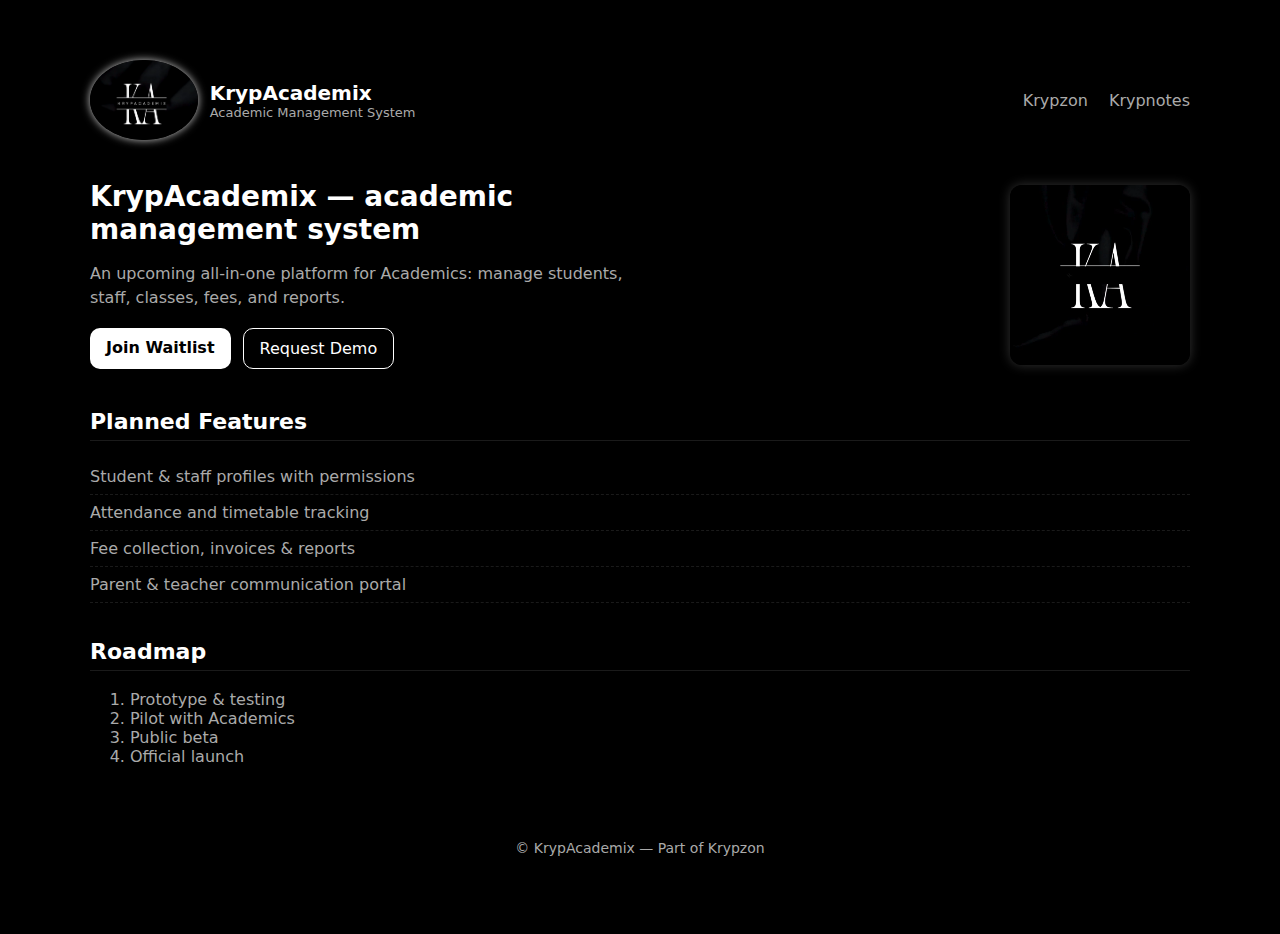
<file: krypAcademix/index.html>
<!doctype html>
<html lang="en">

<head>
  <meta charset="utf-8" />
  <meta name="viewport" content="width=device-width,initial-scale=1" />
  <title>KrypAcademix — Academic Management System</title>
  <meta name="description"
        content="KrypAcademix is a Academic management system in development: attendance, fees, communication, reports." />
  <link rel="stylesheet" href="style.css">
</head>

<body>
<div class="wrap">
  <header>
    <div class="brand">
      <div class="logo">
        <a href="index.html">
          <img src="images/logo_krypAcademix.png" alt="krypAcademix Logo" />
        </a>
      </div>
      <div>
        <div class="brand-name">KrypAcademix</div>
        <div class="tagline">Academic Management System</div>
      </div>
    </div>
    <nav>
      <a href="../index.html">Krypzon</a>
      <a href="../krypnotes/index.html">Krypnotes</a>
    </nav>
  </header>

  <main>
    <section class="hero">
      <div class="hero-text">
        <h1>KrypAcademix — academic management system</h1>
        <p class="lead">An upcoming all-in-one platform for Academics: manage students, staff, classes, fees, and
          reports.</p>
        <div class="cta">
          <a class="btn" href="mailto:krypzonindia@gmail.com?subject=KrypAcademix%20interest">Join Waitlist</a>
          <a class="btn-ghost" href="#">Request Demo</a>
        </div>
      </div>

      <!-- Right side: video -->
      <div class="hero-video">
        <video autoplay muted loop playsinline>
          <source src="videos/splash_krypAcademix.mp4" type="video/mp4" />
          Your browser does not support the video tag.
        </video>
      </div>
    </section>

    <section>
      <h2>Planned Features</h2>
      <ul class="features">
        <li>Student & staff profiles with permissions</li>
        <li>Attendance and timetable tracking</li>
        <li>Fee collection, invoices & reports</li>
        <li>Parent & teacher communication portal</li>
      </ul>
    </section>

    <section>
      <h2>Roadmap</h2>
      <ol>
        <li>Prototype & testing</li>
        <li>Pilot with Academics</li>
        <li>Public beta</li>
        <li>Official launch</li>
      </ol>
    </section>
  </main>

  <footer>
    <div>© KrypAcademix — Part of Krypzon</div>
  </footer>
</div>
</body>

</html>
</file>
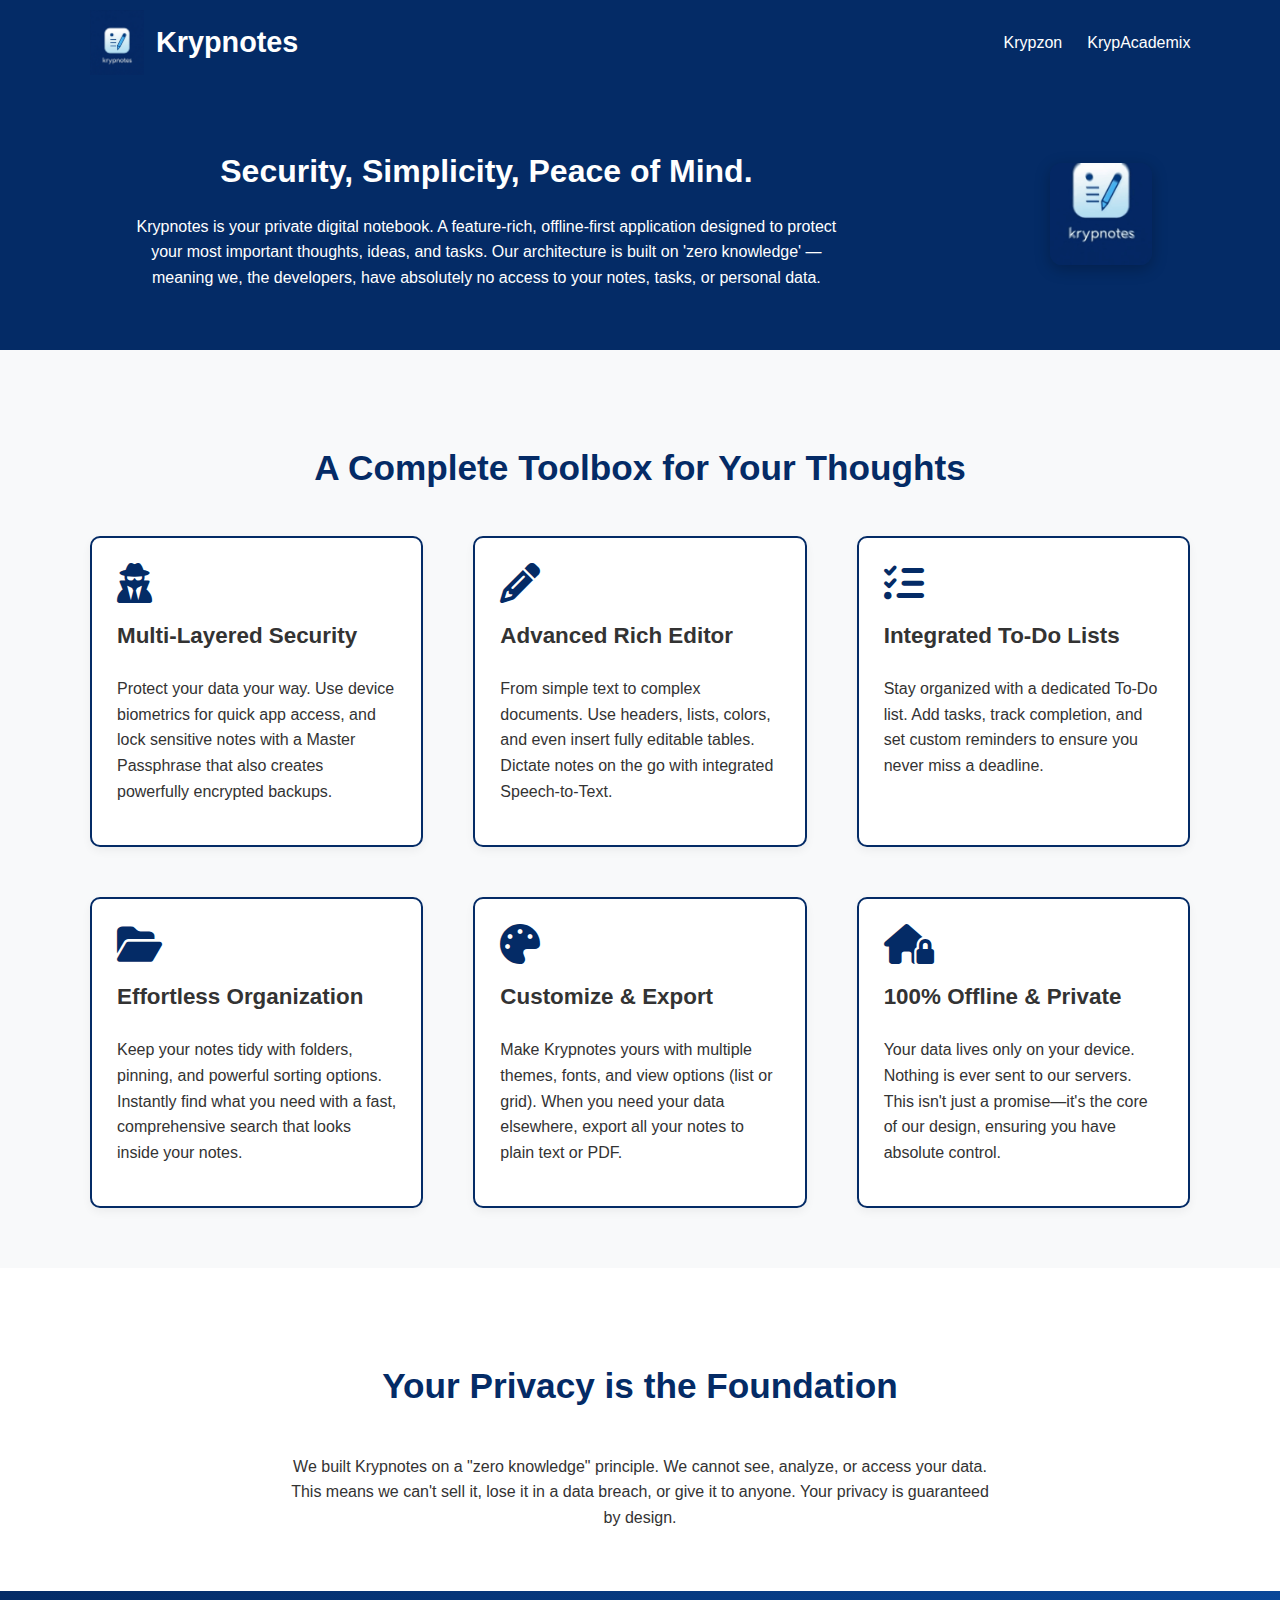
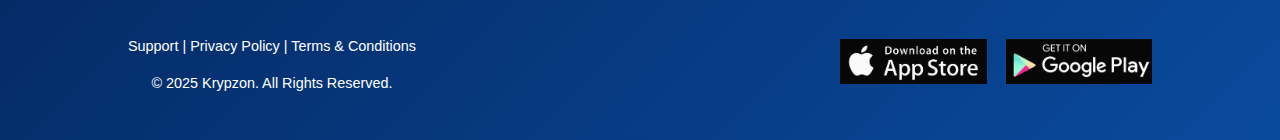
<file: krypnotes/index.html>
<!DOCTYPE html>
<html lang="en">
<head>
  <meta charset="UTF-8" />
  <meta name="viewport" content="width=device-width, initial-scale=1.0"/>
  <meta name="description" content="Krypnotes with your privacy as its highest priority.">
  <title>Krypnotes - Secure Notes & Tasks</title>
  <link rel="stylesheet" href="style.css">
  <link rel="stylesheet" href="https://cdnjs.cloudflare.com/ajax/libs/font-awesome/6.4.0/css/all.min.css">
</head>
<body>

<!-- NAVBAR -->
<nav>
  <div class="brand">
    <img src="images/logo_Krypnotes.png" alt="Krypnotes Logo"/>
    <span>Krypnotes</span>
  </div>
  <ul>
    <li><a href="../index.html">Krypzon</a></li>
    <li><a href="../krypAcademix/index.html">KrypAcademix</a></li>
  </ul>
</nav>

<!-- HERO -->
<section class="hero">
  <div class="hero-text">
    <h1>Security, Simplicity, Peace of Mind.</h1>
    <p>Krypnotes is your private digital notebook. A feature-rich, offline-first application designed to protect your most important thoughts, ideas, and tasks. Our architecture is built on 'zero knowledge' — meaning we, the developers, have absolutely no access to your notes, tasks, or personal data.</p>
  </div>
  <div class="hero-video">
    <img src="videos/splash_Krypnotes.gif" alt="Krypnotes App Preview"/>
  </div>
</section>

<!-- FEATURES -->
<section id="features" class="features-section">
  <div class="container">
    <h2>A Complete Toolbox for Your Thoughts</h2>
    <div class="features-grid">
      <div class="feature-item">
        <i class="fas fa-user-secret"></i>
        <h3>Multi-Layered Security</h3>
        <p>Protect your data your way. Use device biometrics for quick app access, and lock sensitive notes with a Master Passphrase that also creates powerfully encrypted backups.</p>
      </div>
      <div class="feature-item">
        <i class="fas fa-pencil-alt"></i>
        <h3>Advanced Rich Editor</h3>
        <p>From simple text to complex documents. Use headers, lists, colors, and even insert fully editable tables. Dictate notes on the go with integrated Speech-to-Text.</p>
      </div>
      <div class="feature-item">
        <i class="fas fa-tasks"></i>
        <h3>Integrated To-Do Lists</h3>
        <p>Stay organized with a dedicated To-Do list. Add tasks, track completion, and set custom reminders to ensure you never miss a deadline.</p>
      </div>
      <div class="feature-item">
        <i class="fas fa-folder-open"></i>
        <h3>Effortless Organization</h3>
        <p>Keep your notes tidy with folders, pinning, and powerful sorting options. Instantly find what you need with a fast, comprehensive search that looks inside your notes.</p>
      </div>
      <div class="feature-item">
        <i class="fas fa-palette"></i>
        <h3>Customize & Export</h3>
        <p>Make Krypnotes yours with multiple themes, fonts, and view options (list or grid). When you need your data elsewhere, export all your notes to plain text or PDF.</p>
      </div>
      <div class="feature-item">
        <i class="fas fa-house-lock"></i>
        <h3>100% Offline & Private</h3>
        <p>Your data lives only on your device. Nothing is ever sent to our servers. This isn't just a promise—it's the core of our design, ensuring you have absolute control.</p>
      </div>
    </div>
  </div>
</section>

<!-- PRIVACY -->
<section id="privacy" class="privacy-section">
  <div class="container">
    <h2>Your Privacy is the Foundation</h2>
    <p>We built Krypnotes on a "zero knowledge" principle. We cannot see, analyze, or access your data. This means we can't sell it, lose it in a data breach, or give it to anyone. Your privacy is guaranteed by design.</p>
  </div>
</section>

<!-- FOOTER -->
<footer>
  <div>
    <p>
      <a href="pages/support.html">Support</a> |
      <a href="pages/privacy-policy.html">Privacy Policy</a> |
      <a href="pages/terms-and-conditions.html">Terms & Conditions</a>
    </p>
    <p>© 2025 Krypzon. All Rights Reserved.</p>
  </div>
  <div class="footer-badges">
    <a href="#"><img src="images/apple-play-store.png" alt="Download on App Store"></a>
    <a href="#"><img src="images/google-play-store.png" alt="Get it on Google Play"></a>
  </div>
</footer>

</body>
</html>
</file>
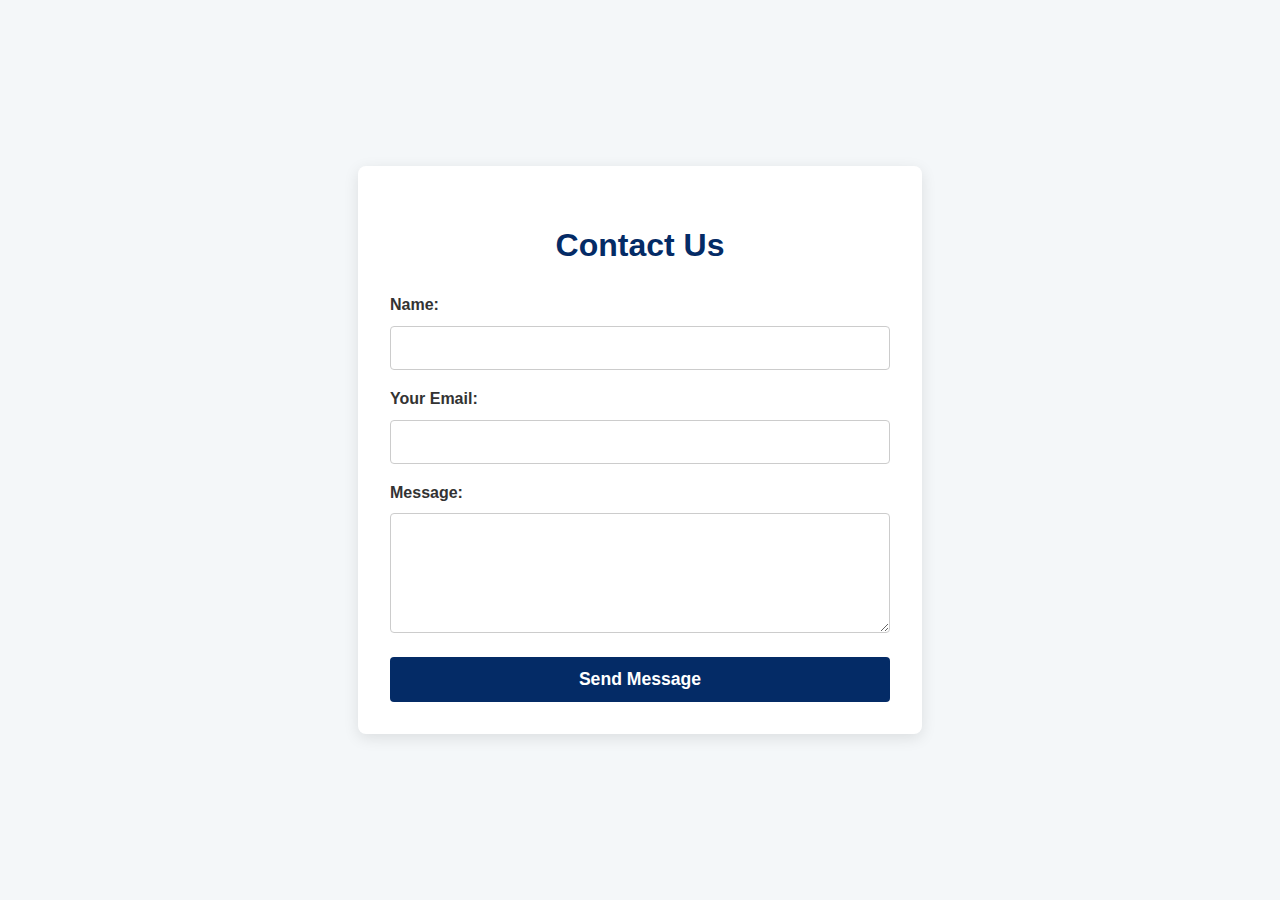
<file: krypnotes/contact.html>
<!DOCTYPE html>
<html lang="en">
<head>
    <meta charset="UTF-8">
    <meta name="viewport" content="width=device-width, initial-scale=1.0">
    <title>Contact Krypnotes Support</title>
    <style>
        body { font-family: -apple-system, BlinkMacSystemFont, "Segoe UI", Roboto, sans-serif; line-height: 1.6; margin: 0; background-color: #f4f7f9; display: flex; justify-content: center; align-items: center; min-height: 100vh; }
        .container { background-color: #fff; padding: 2rem; border-radius: 8px; box-shadow: 0 4px 15px rgba(0,0,0,0.1); max-width: 500px; width: 90%; }
        h1 { color: #042B66; text-align: center; }
        label { display: block; margin-bottom: 0.5rem; font-weight: bold; color: #333; }
        input, textarea { width: 100%; padding: 0.75rem; border: 1px solid #ccc; border-radius: 4px; box-sizing: border-box; margin-bottom: 1rem; font-size: 1rem; }
        textarea { resize: vertical; min-height: 120px; }
        button { display: block; width: 100%; padding: 0.75rem; border: none; border-radius: 4px; background-color: #042B66; color: white; font-size: 1.1rem; font-weight: bold; cursor: pointer; transition: background-color 0.2s; }
        button:hover { background-color: #032352; }
    </style>
</head>
<body>
    <div class="container">
        <h1>Contact Us</h1>
        <!--
            LATER, you will sign up for Formspree and replace the '#' 
            with your real Formspree endpoint URL. You will also remove the onsubmit attribute.
        -->
        <form action="#" onsubmit="alert('Form submission is not yet active. Please try again later.'); return false;" method="POST">
            <label for="name">Name:</label>
            <input type="text" id="name" name="name" required>

            <label for="email">Your Email:</label>
            <input type="email" id="email" name="email" required>
            
            <label for="message">Message:</label>
            <textarea id="message" name="message" required></textarea>

            <button type="submit">Send Message</button>
        </form>
    </div>
</body>
</html>
</file>
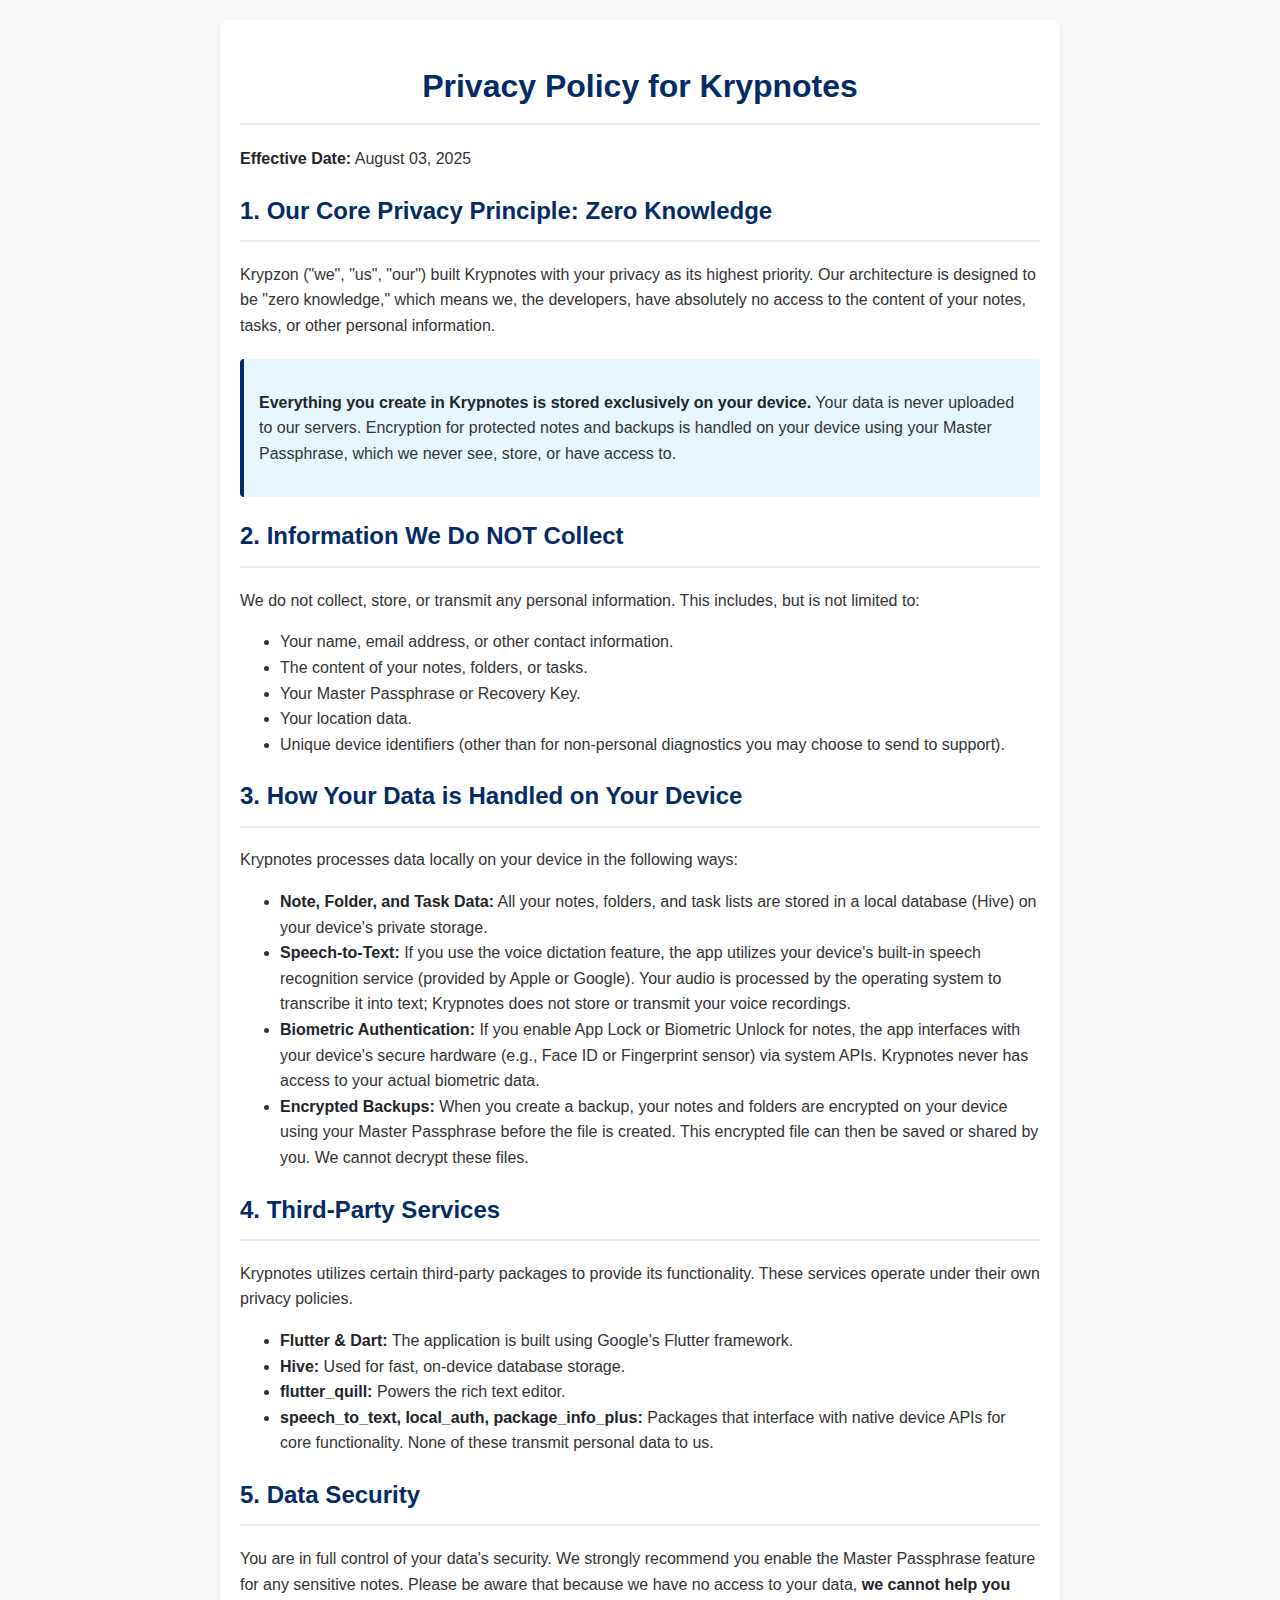
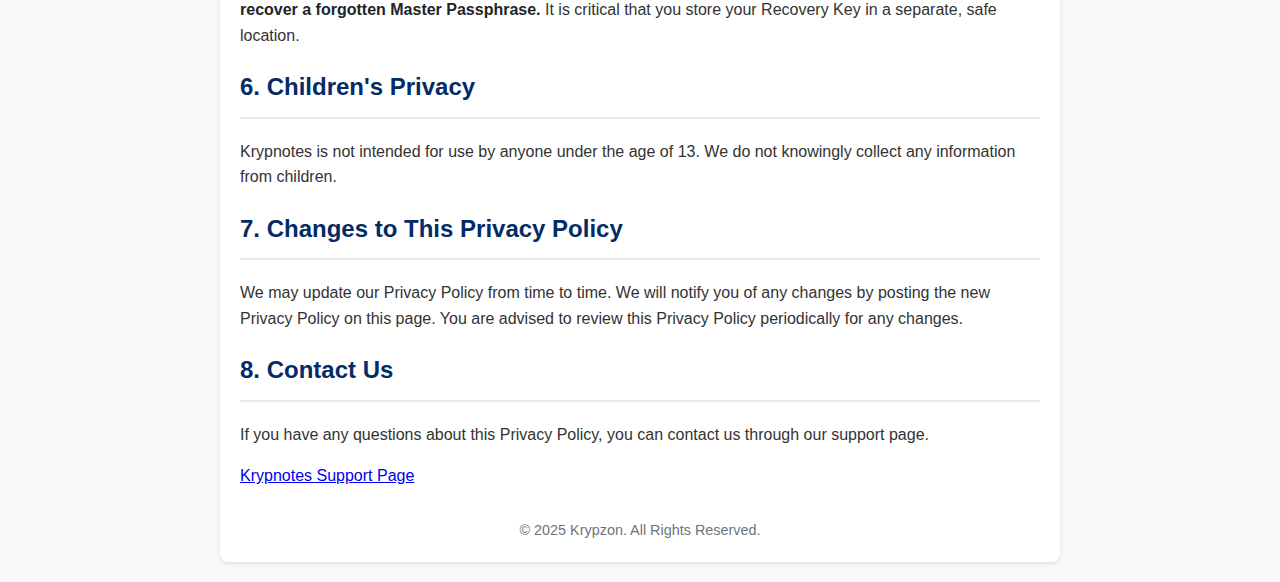
<file: krypnotes/privacy-policy.html>
<!DOCTYPE html>
<html lang="en">
<head>
    <meta charset="UTF-8">
    <meta name="viewport" content="width=device-width, initial-scale=1.0">
    <title>Privacy Policy for Krypnotes</title>
    <style>
        body {
            font-family: -apple-system, BlinkMacSystemFont, "Segoe UI", Roboto, "Helvetica Neue", Arial, sans-serif;
            line-height: 1.6;
            margin: 0;
            padding: 0;
            background-color: #f8f9fa;
            color: #333;
        }
        .container {
            max-width: 800px;
            margin: 20px auto;
            padding: 20px;
            background-color: #ffffff;
            border-radius: 8px;
            box-shadow: 0 2px 4px rgba(0,0,0,0.1);
        }
        h1, h2 {
            color: #042B66; /* Krypnotes primary color */
            border-bottom: 2px solid #e9ecef;
            padding-bottom: 10px;
        }
        h1 {
            text-align: center;
        }
        strong {
            color: #212529;
        }
        code {
            background-color: #e9ecef;
            padding: 2px 6px;
            border-radius: 4px;
            font-family: "Courier New", Courier, monospace;
        }
        .footer {
            text-align: center;
            margin-top: 30px;
            font-size: 0.9em;
            color: #6c757d;
        }
        .highlight {
            background-color: #e6f7ff;
            border-left: 4px solid #042B66;
            padding: 15px;
            margin: 20px 0;
            border-radius: 4px;
        }
    </style>
</head>
<body>
    <div class="container">
        <h1>Privacy Policy for Krypnotes</h1>
        <p><strong>Effective Date:</strong> August 03, 2025</p>

        <h2>1. Our Core Privacy Principle: Zero Knowledge</h2>
        <p>
            Krypzon ("we", "us", "our") built Krypnotes with your privacy as its highest priority. Our architecture is designed to be "zero knowledge," which means we, the developers, have absolutely no access to the content of your notes, tasks, or other personal information.
        </p>
        <div class="highlight">
            <p><strong>Everything you create in Krypnotes is stored exclusively on your device.</strong> Your data is never uploaded to our servers. Encryption for protected notes and backups is handled on your device using your Master Passphrase, which we never see, store, or have access to.</p>
        </div>

        <h2>2. Information We Do NOT Collect</h2>
        <p>We do not collect, store, or transmit any personal information. This includes, but is not limited to:</p>
        <ul>
            <li>Your name, email address, or other contact information.</li>
            <li>The content of your notes, folders, or tasks.</li>
            <li>Your Master Passphrase or Recovery Key.</li>
            <li>Your location data.</li>
            <li>Unique device identifiers (other than for non-personal diagnostics you may choose to send to support).</li>
        </ul>

        <h2>3. How Your Data is Handled on Your Device</h2>
        <p>Krypnotes processes data locally on your device in the following ways:</p>
        <ul>
            <li><strong>Note, Folder, and Task Data:</strong> All your notes, folders, and task lists are stored in a local database (Hive) on your device's private storage.</li>
            <li><strong>Speech-to-Text:</strong> If you use the voice dictation feature, the app utilizes your device's built-in speech recognition service (provided by Apple or Google). Your audio is processed by the operating system to transcribe it into text; Krypnotes does not store or transmit your voice recordings.</li>
            <li><strong>Biometric Authentication:</strong> If you enable App Lock or Biometric Unlock for notes, the app interfaces with your device's secure hardware (e.g., Face ID or Fingerprint sensor) via system APIs. Krypnotes never has access to your actual biometric data.</li>
            <li><strong>Encrypted Backups:</strong> When you create a backup, your notes and folders are encrypted on your device using your Master Passphrase before the file is created. This encrypted file can then be saved or shared by you. We cannot decrypt these files.</li>
        </ul>

        <h2>4. Third-Party Services</h2>
        <p>Krypnotes utilizes certain third-party packages to provide its functionality. These services operate under their own privacy policies.</p>
        <ul>
            <li><strong>Flutter & Dart:</strong> The application is built using Google's Flutter framework.</li>
            <li><strong>Hive:</strong> Used for fast, on-device database storage.</li>
            <li><strong>flutter_quill:</strong> Powers the rich text editor.</li>
            <li><strong>speech_to_text, local_auth, package_info_plus:</strong> Packages that interface with native device APIs for core functionality. None of these transmit personal data to us.</li>
        </ul>

        <h2>5. Data Security</h2>
        <p>
            You are in full control of your data's security. We strongly recommend you enable the Master Passphrase feature for any sensitive notes. Please be aware that because we have no access to your data, <strong>we cannot help you recover a forgotten Master Passphrase.</strong> It is critical that you store your Recovery Key in a separate, safe location.
        </p>

        <h2>6. Children's Privacy</h2>
        <p>Krypnotes is not intended for use by anyone under the age of 13. We do not knowingly collect any information from children.</p>

        <h2>7. Changes to This Privacy Policy</h2>
        <p>We may update our Privacy Policy from time to time. We will notify you of any changes by posting the new Privacy Policy on this page. You are advised to review this Privacy Policy periodically for any changes.</p>

        <h2>8. Contact Us</h2>
        <p>If you have any questions about this Privacy Policy, you can contact us through our support page.</p>
        <p><a href="support.html">Krypnotes Support Page</a></p>

        <div class="footer">
            © 2025 Krypzon. All Rights Reserved.
        </div>
    </div>
</body>
</html>
</file>
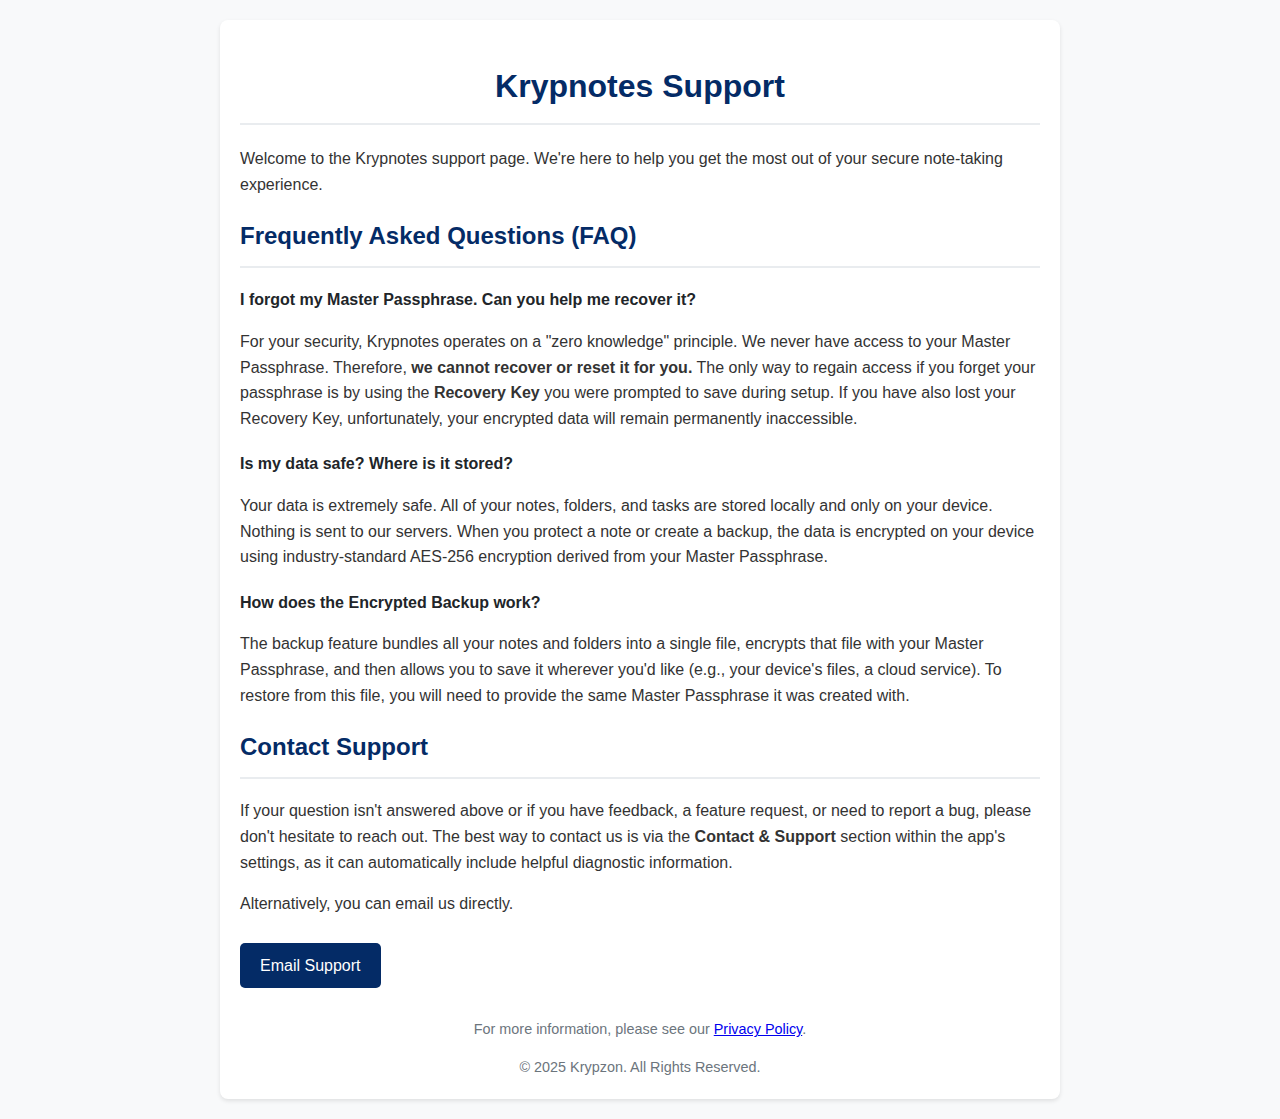
<file: krypnotes/support.html>
<!DOCTYPE html>
<html lang="en">
<head>
    <meta charset="UTF-8">
    <meta name="viewport" content="width=device-width, initial-scale=1.0">
    <title>Krypnotes Support</title>
    <style>
        body {
            font-family: -apple-system, BlinkMacSystemFont, "Segoe UI", Roboto, "Helvetica Neue", Arial, sans-serif;
            line-height: 1.6;
            margin: 0;
            padding: 0;
            background-color: #f8f9fa;
            color: #333;
        }
        .container {
            max-width: 800px;
            margin: 20px auto;
            padding: 20px;
            background-color: #ffffff;
            border-radius: 8px;
            box-shadow: 0 2px 4px rgba(0,0,0,0.1);
        }
        h1, h2 {
            color: #042B66; /* Krypnotes primary color */
            border-bottom: 2px solid #e9ecef;
            padding-bottom: 10px;
        }
        h1 {
            text-align: center;
        }
        .faq-item {
            margin-bottom: 20px;
        }
        .faq-question {
            font-weight: bold;
            color: #212529;
        }
        .contact-link {
            display: inline-block;
            background-color: #042B66;
            color: #ffffff;
            padding: 10px 20px;
            text-decoration: none;
            border-radius: 5px;
            margin-top: 10px;
            transition: background-color 0.3s;
        }
        .contact-link:hover {
            background-color: #03214d;
        }
        .footer {
            text-align: center;
            margin-top: 30px;
            font-size: 0.9em;
            color: #6c757d;
        }
    </style>
</head>
<body>
    <div class="container">
        <h1>Krypnotes Support</h1>
        <p>Welcome to the Krypnotes support page. We're here to help you get the most out of your secure note-taking experience.</p>

        <h2>Frequently Asked Questions (FAQ)</h2>

        <div class="faq-item">
            <p class="faq-question">I forgot my Master Passphrase. Can you help me recover it?</p>
            <p>
                For your security, Krypnotes operates on a "zero knowledge" principle. We never have access to your Master Passphrase. Therefore, <strong>we cannot recover or reset it for you.</strong> The only way to regain access if you forget your passphrase is by using the <strong>Recovery Key</strong> you were prompted to save during setup. If you have also lost your Recovery Key, unfortunately, your encrypted data will remain permanently inaccessible.
            </p>
        </div>

        <div class="faq-item">
            <p class="faq-question">Is my data safe? Where is it stored?</p>
            <p>
                Your data is extremely safe. All of your notes, folders, and tasks are stored locally and only on your device. Nothing is sent to our servers. When you protect a note or create a backup, the data is encrypted on your device using industry-standard AES-256 encryption derived from your Master Passphrase.
            </p>
        </div>

        <div class="faq-item">
            <p class="faq-question">How does the Encrypted Backup work?</p>
            <p>
                The backup feature bundles all your notes and folders into a single file, encrypts that file with your Master Passphrase, and then allows you to save it wherever you'd like (e.g., your device's files, a cloud service). To restore from this file, you will need to provide the same Master Passphrase it was created with.
            </p>
        </div>

        <h2>Contact Support</h2>
        <p>
            If your question isn't answered above or if you have feedback, a feature request, or need to report a bug, please don't hesitate to reach out. The best way to contact us is via the <strong>Contact & Support</strong> section within the app's settings, as it can automatically include helpful diagnostic information.
        </p>
        <p>Alternatively, you can email us directly.</p>
        <a href="mailto:krypnotesteam@gmail.com" class="contact-link">Email Support</a>
        
        <div class="footer">
             <p>For more information, please see our <a href="privacy-policy.html">Privacy Policy</a>.</p>
             © 2025 Krypzon. All Rights Reserved.
        </div>
    </div>
</body>
</html>
</file>
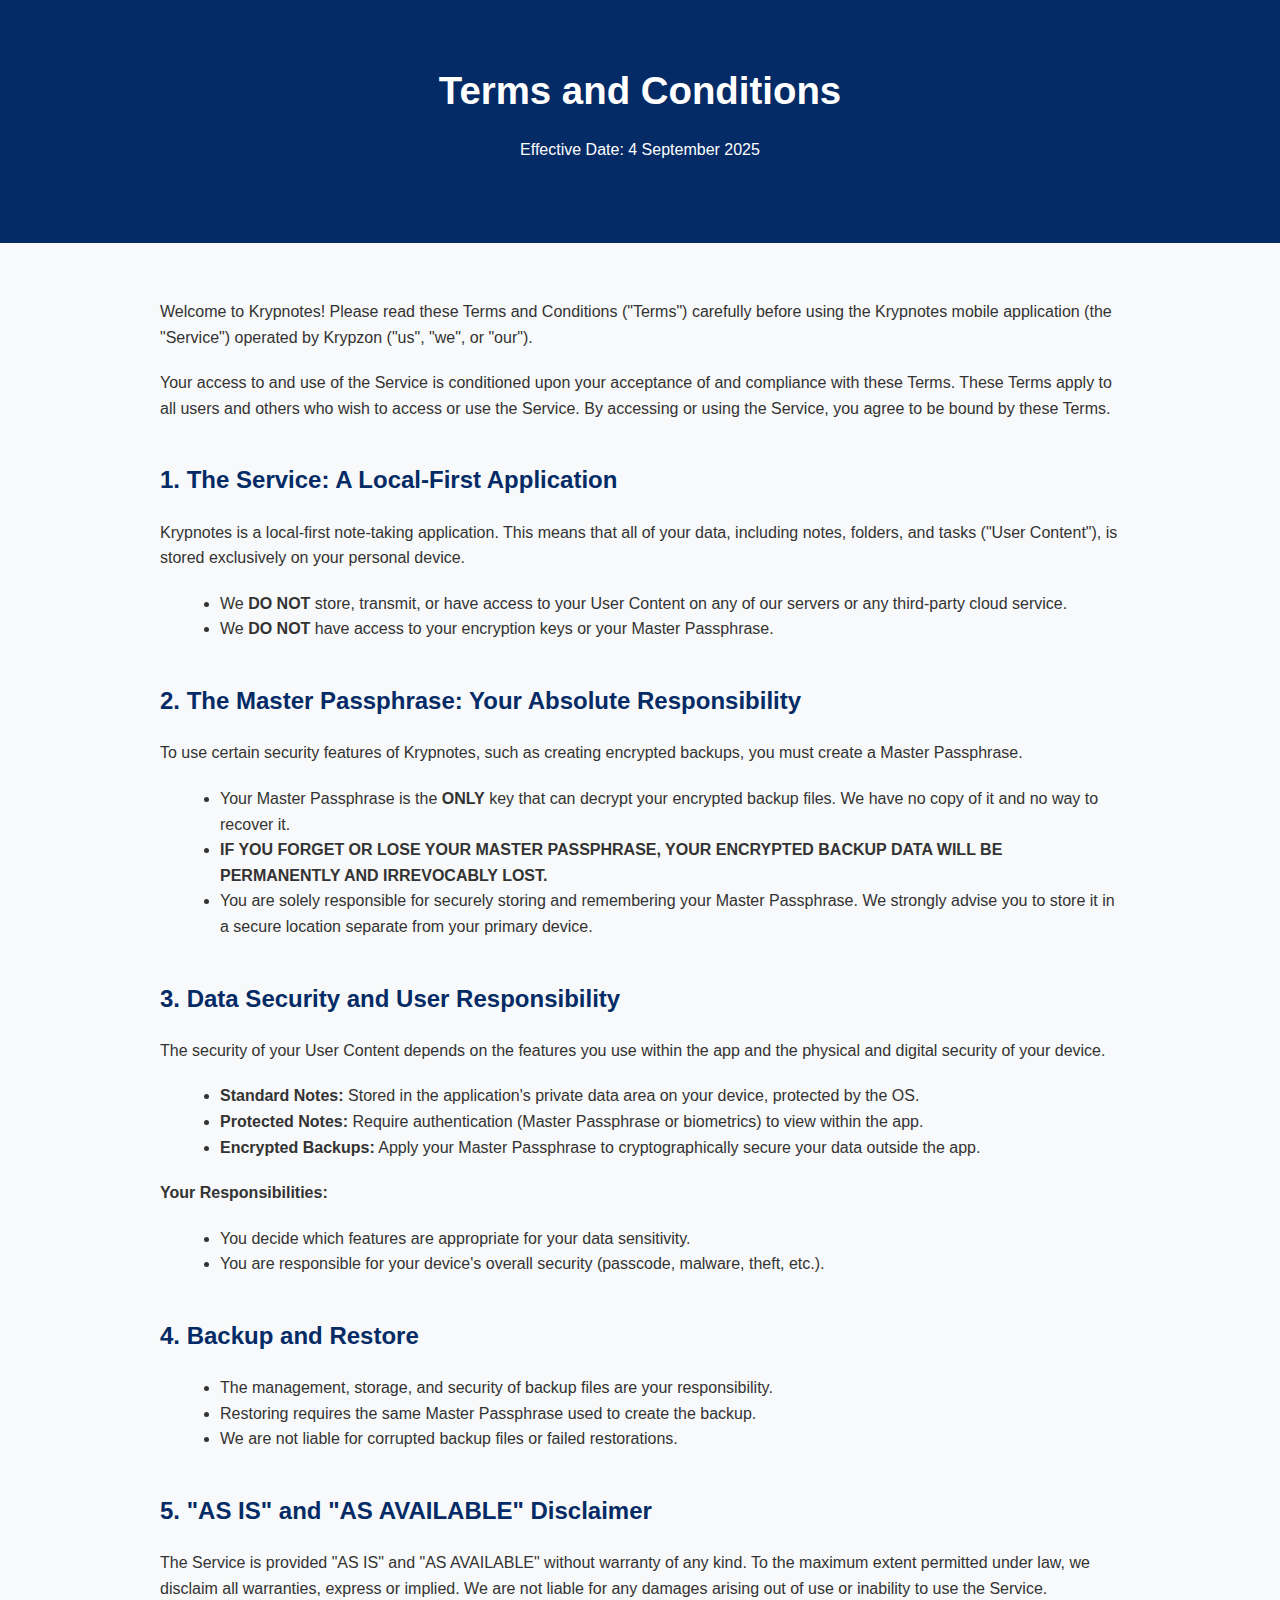
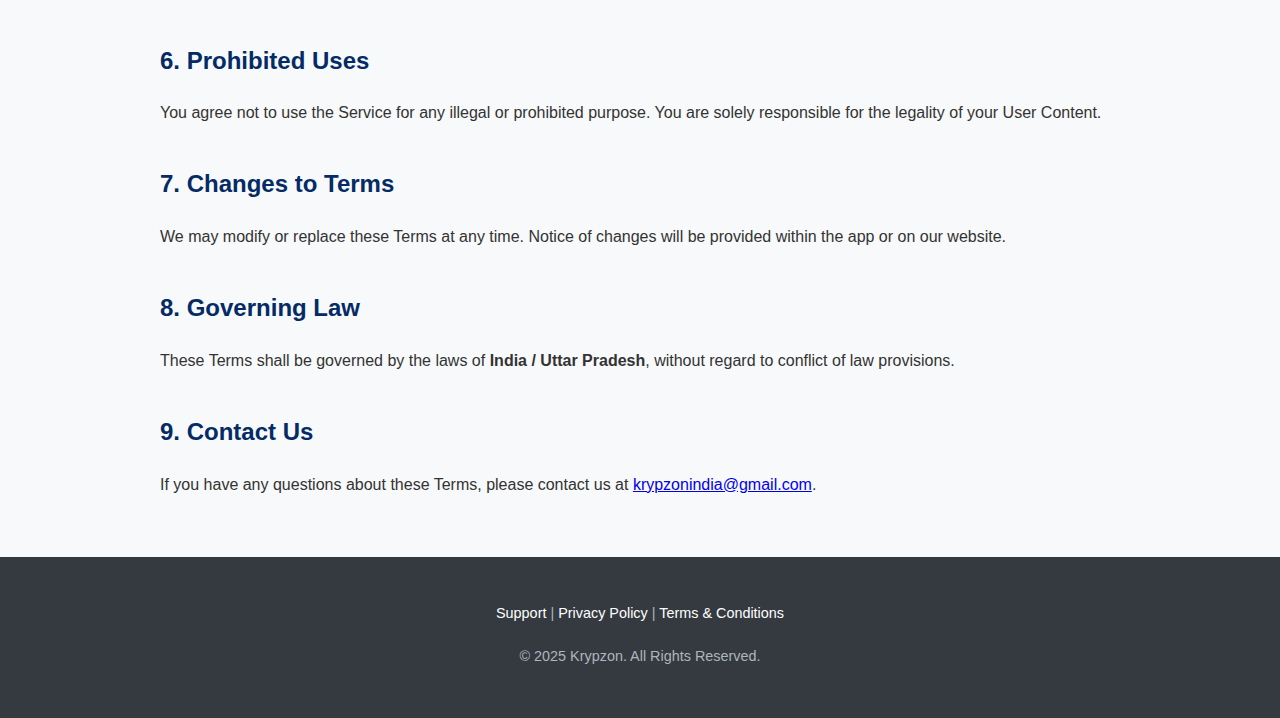
<file: krypnotes/terms-and-conditions.html>
<!DOCTYPE html>
<html lang="en">
<head>
  <meta charset="UTF-8">
  <meta name="viewport" content="width=device-width, initial-scale=1.0">
  <title>Krypnotes - Terms and Conditions</title>
  <style>
    :root {
      --primary-color: #042B66;
      --secondary-color: #f8f9fa;
      --text-color: #333;
      --light-text-color: #ffffff;
    }
    body {
      font-family: -apple-system, BlinkMacSystemFont, "Segoe UI", Roboto, "Helvetica Neue", Arial, sans-serif;
      margin: 0;
      padding: 0;
      background-color: var(--secondary-color);
      color: var(--text-color);
      line-height: 1.6;
    }
    .container {
      max-width: 960px;
      margin: 0 auto;
      padding: 0 20px;
    }
    header {
      background-color: var(--primary-color);
      color: var(--light-text-color);
      padding: 60px 0;
      text-align: center;
    }
    header h1 {
      font-size: 2.4em;
      margin: 0;
    }
    section {
      padding: 40px 0;
    }
    h2 {
      color: var(--primary-color);
      margin-top: 40px;
    }
    p {
      margin-bottom: 20px;
    }
    ul {
      margin-left: 20px;
      margin-bottom: 20px;
    }
    footer {
      background-color: #343a40;
      color: #adb5bd;
      text-align: center;
      padding: 30px 0;
      font-size: 0.9em;
    }
    footer a {
      color: #ffffff;
      text-decoration: none;
    }
    footer a:hover {
      text-decoration: underline;
    }
  </style>
</head>
<body>

  <header>
    <div class="container">
      <h1>Terms and Conditions</h1>
      <p>Effective Date: 4 September 2025</p>
    </div>
  </header>

  <section>
    <div class="container">
      <p>Welcome to Krypnotes! Please read these Terms and Conditions ("Terms") carefully before using the Krypnotes mobile application (the "Service") operated by Krypzon ("us", "we", or "our").</p>

      <p>Your access to and use of the Service is conditioned upon your acceptance of and compliance with these Terms. These Terms apply to all users and others who wish to access or use the Service. By accessing or using the Service, you agree to be bound by these Terms.</p>

      <h2>1. The Service: A Local-First Application</h2>
      <p>Krypnotes is a local-first note-taking application. This means that all of your data, including notes, folders, and tasks ("User Content"), is stored exclusively on your personal device.</p>
      <ul>
        <li>We <strong>DO NOT</strong> store, transmit, or have access to your User Content on any of our servers or any third-party cloud service.</li>
        <li>We <strong>DO NOT</strong> have access to your encryption keys or your Master Passphrase.</li>
      </ul>

      <h2>2. The Master Passphrase: Your Absolute Responsibility</h2>
      <p>To use certain security features of Krypnotes, such as creating encrypted backups, you must create a Master Passphrase.</p>
      <ul>
        <li>Your Master Passphrase is the <strong>ONLY</strong> key that can decrypt your encrypted backup files. We have no copy of it and no way to recover it.</li>
        <li><strong>IF YOU FORGET OR LOSE YOUR MASTER PASSPHRASE, YOUR ENCRYPTED BACKUP DATA WILL BE PERMANENTLY AND IRREVOCABLY LOST.</strong></li>
        <li>You are solely responsible for securely storing and remembering your Master Passphrase. We strongly advise you to store it in a secure location separate from your primary device.</li>
      </ul>

      <h2>3. Data Security and User Responsibility</h2>
      <p>The security of your User Content depends on the features you use within the app and the physical and digital security of your device.</p>
      <ul>
        <li><strong>Standard Notes:</strong> Stored in the application's private data area on your device, protected by the OS.</li>
        <li><strong>Protected Notes:</strong> Require authentication (Master Passphrase or biometrics) to view within the app.</li>
        <li><strong>Encrypted Backups:</strong> Apply your Master Passphrase to cryptographically secure your data outside the app.</li>
      </ul>
      <p><strong>Your Responsibilities:</strong></p>
      <ul>
        <li>You decide which features are appropriate for your data sensitivity.</li>
        <li>You are responsible for your device's overall security (passcode, malware, theft, etc.).</li>
      </ul>

      <h2>4. Backup and Restore</h2>
      <ul>
        <li>The management, storage, and security of backup files are your responsibility.</li>
        <li>Restoring requires the same Master Passphrase used to create the backup.</li>
        <li>We are not liable for corrupted backup files or failed restorations.</li>
      </ul>

      <h2>5. "AS IS" and "AS AVAILABLE" Disclaimer</h2>
      <p>The Service is provided "AS IS" and "AS AVAILABLE" without warranty of any kind. To the maximum extent permitted under law, we disclaim all warranties, express or implied. We are not liable for any damages arising out of use or inability to use the Service.</p>

      <h2>6. Prohibited Uses</h2>
      <p>You agree not to use the Service for any illegal or prohibited purpose. You are solely responsible for the legality of your User Content.</p>

      <h2>7. Changes to Terms</h2>
      <p>We may modify or replace these Terms at any time. Notice of changes will be provided within the app or on our website.</p>

      <h2>8. Governing Law</h2>
      <p>These Terms shall be governed by the laws of <strong>India / Uttar Pradesh</strong>, without regard to conflict of law provisions.</p>

      <h2>9. Contact Us</h2>
      <p>If you have any questions about these Terms, please contact us at <a href="mailto:krypzonindia@gmail.com">krypzonindia@gmail.com</a>.</p>
    </div>
  </section>

  <footer>
    <div class="container">
      <p>
        <a href="/krypnotes/support.html">Support</a> | 
        <a href="/krypnotes/privacy-policy.html">Privacy Policy</a> | 
        <a href="/krypnotes/terms-and-conditions.html">Terms &amp; Conditions</a>
      </p>
      <p>© 2025 Krypzon. All Rights Reserved.</p>
    </div>
  </footer>

</body>
</html>
</file>
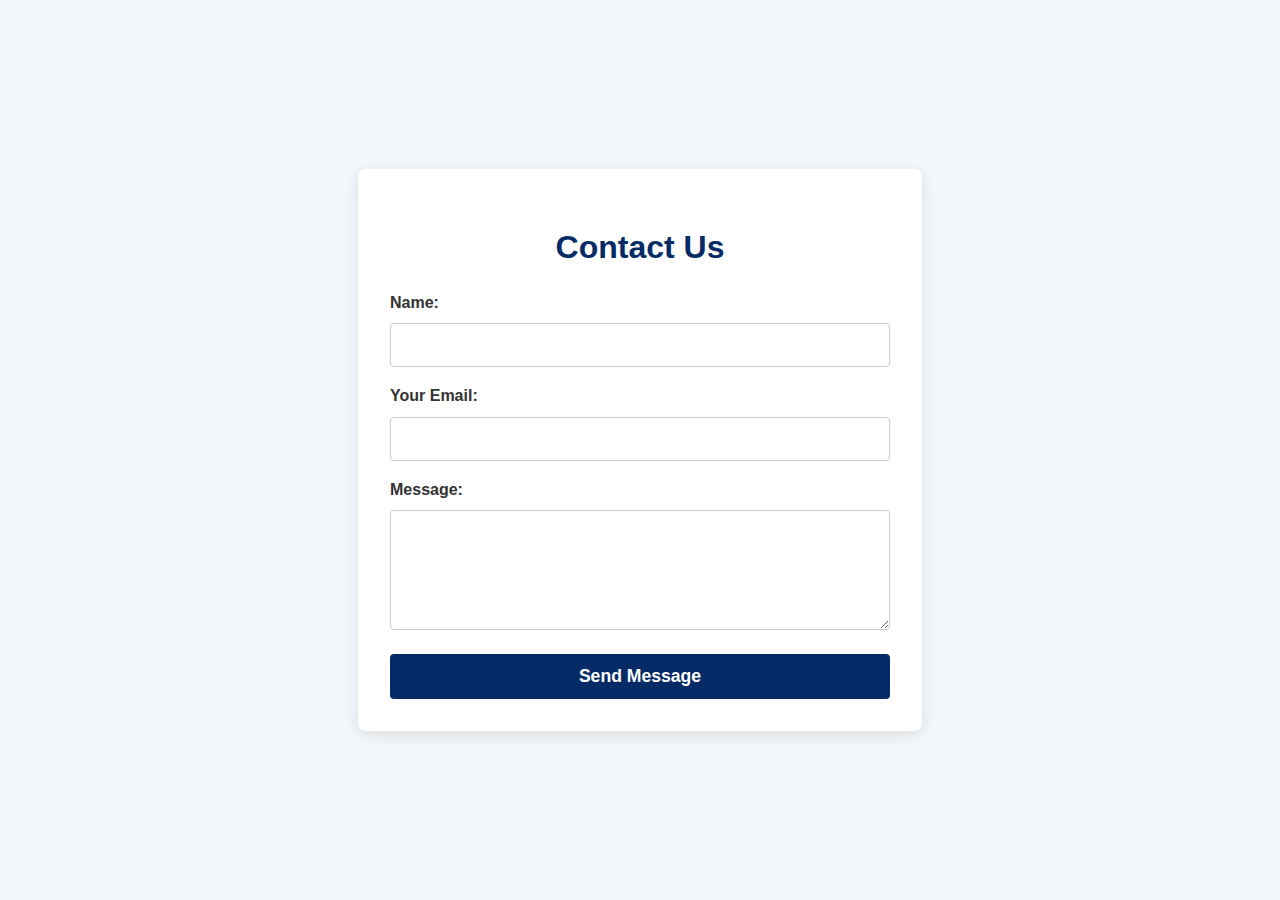
<file: krypnotes/pages/contact.html>
<!DOCTYPE html> 
<html lang="en">
<head>
    <meta charset="UTF-8">
    <meta name="viewport" content="width=device-width, initial-scale=1.0">
    <title>Contact Krypnotes Support</title>
    <style>
        body { 
            font-family: -apple-system, BlinkMacSystemFont, "Segoe UI", Roboto, sans-serif; 
            line-height: 1.6; 
            margin: 0; 
            background-color: #f4f7f9; 
            display: flex; 
            justify-content: center; 
            align-items: center; 
            min-height: 100vh; 
        }
        .container { 
            background-color: #fff; 
            padding: 2rem; 
            border-radius: 8px; 
            box-shadow: 0 4px 15px rgba(0,0,0,0.1); 
            max-width: 500px; 
            width: 90%; 
            text-align: center;
        }
        h1 { 
            color: #042B66; 
            margin-bottom: 1rem; 
        }
        label { 
            display: block; 
            margin-bottom: 0.5rem; 
            font-weight: bold; 
            color: #333; 
            text-align: left;
        }
        input, textarea { 
            width: 100%; 
            padding: 0.75rem; 
            border: 1px solid #ccc; 
            border-radius: 4px; 
            box-sizing: border-box; 
            margin-bottom: 1rem; 
            font-size: 1rem; 
        }
        textarea { 
            resize: vertical; 
            min-height: 120px; 
        }
        button { 
            display: block; 
            width: 100%; 
            padding: 0.75rem; 
            border: none; 
            border-radius: 4px; 
            background-color: #042B66; 
            color: white; 
            font-size: 1.1rem; 
            font-weight: bold; 
            cursor: pointer; 
            transition: background-color 0.2s; 
        }
        button:hover { 
            background-color: #032352; 
        }
        .thankyou {
            display: none;
        }
        .thankyou h2 {
            color: #042B66;
            margin-bottom: 0.5rem;
        }
    </style>
</head>
<body>
    <div class="container">
        <h1>Contact Us</h1>

        <!-- Contact Form -->
        <form id="contact-form" action="https://formsubmit.co/krypnotesteam@gmail.com" method="POST">
            <!-- spam protection (honeypot) -->
            <input type="text" name="_honey" style="display:none">
            <!-- disable captcha -->
            <input type="hidden" name="_captcha" value="false">
            <!-- prevent redirect -->
            <input type="hidden" name="_next" value="">

            <label for="name">Name:</label>
            <input type="text" id="name" name="name" required>

            <label for="email">Your Email:</label>
            <input type="email" id="email" name="email" required>
            
            <label for="message">Message:</label>
            <textarea id="message" name="message" required></textarea>

            <button type="submit">Send Message</button>
        </form>

        <!-- Thank You Message -->
        <div id="thankyou-message" class="thankyou">
            <h2>Thank you!</h2>
            <p>Your message has been sent successfully. We’ll get back to you shortly.</p>
        </div>
    </div>

    <script>
        const form = document.getElementById('contact-form');
        const thankyou = document.getElementById('thankyou-message');

        form.addEventListener('submit', async function(e) {
            e.preventDefault();
            const formData = new FormData(form);
            const response = await fetch(form.action, {
                method: 'POST',
                body: formData,
                headers: { 'Accept': 'application/json' }
            });
            if (response.ok) {
                form.style.display = 'none';
                thankyou.style.display = 'block';
            } else {
                alert('Oops! Something went wrong. Please try again.');
            }
        });
    </script>
</body>
</html>
</file>
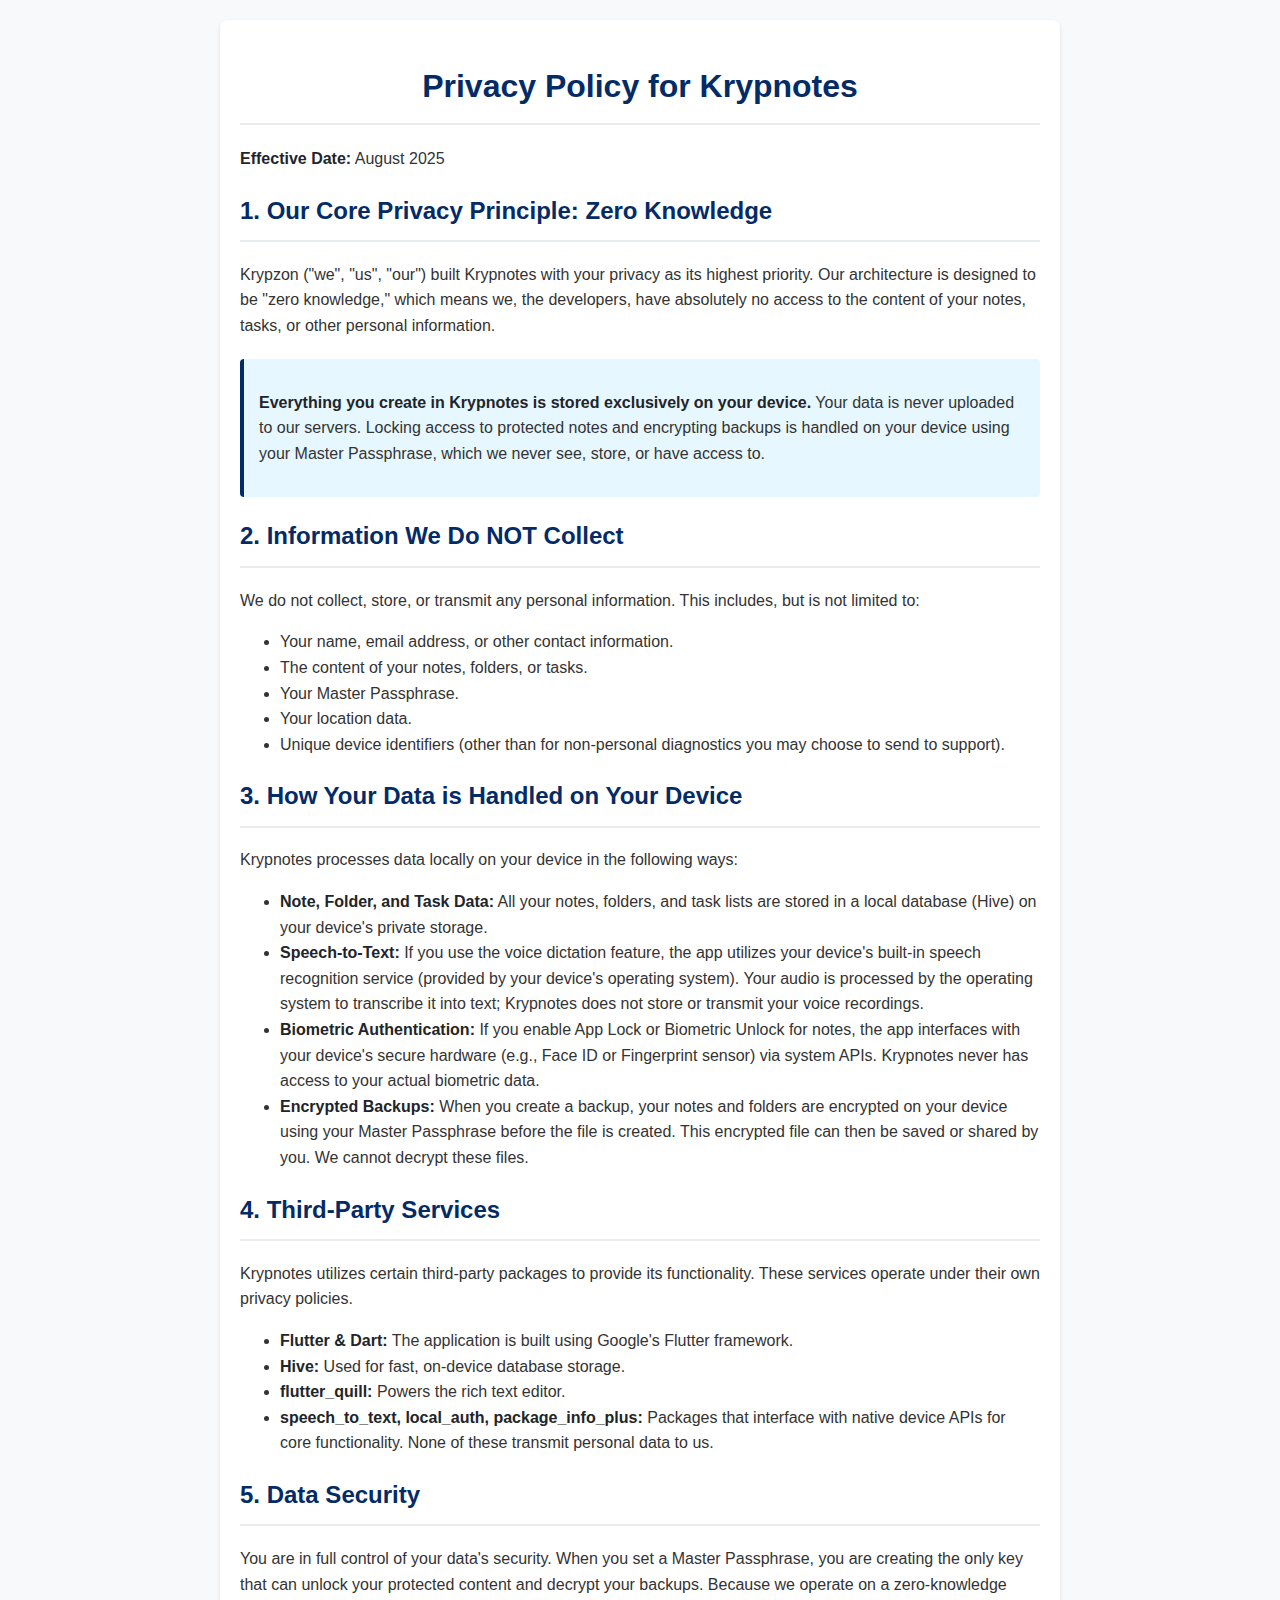
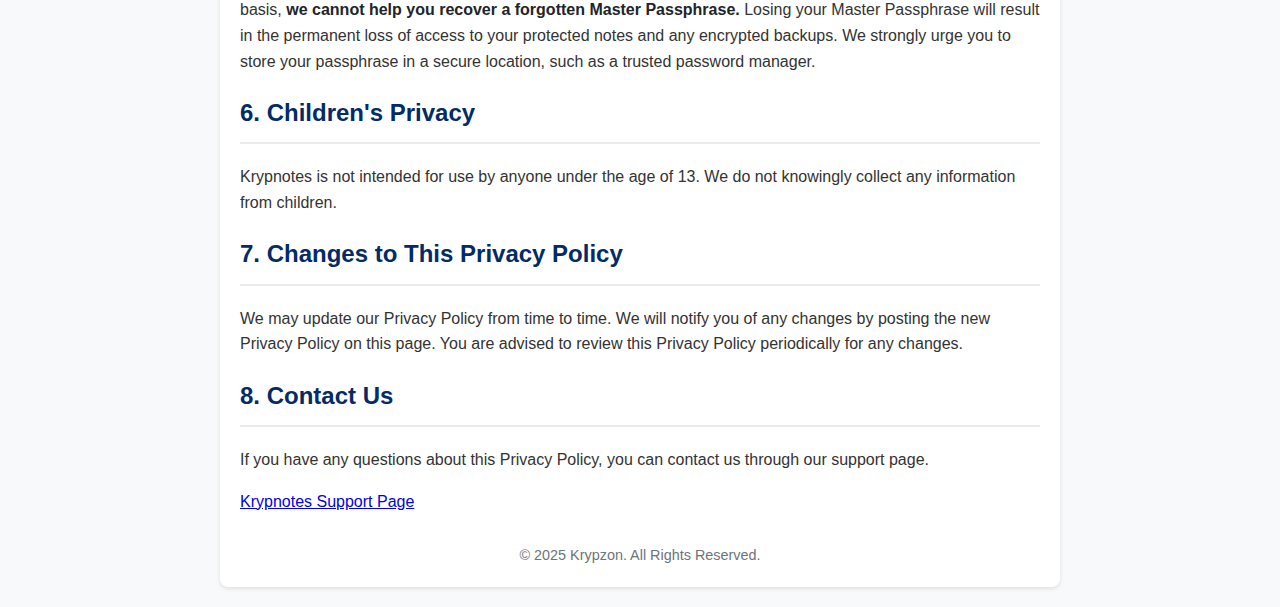
<file: krypnotes/pages/privacy-policy.html>
<!DOCTYPE html>
<html lang="en">
<head>
    <meta charset="UTF-8">
    <meta name="viewport" content="width=device-width, initial-scale=1.0">
    <title>Privacy Policy for Krypnotes</title>
    <style>
        body {
            font-family: -apple-system, BlinkMacSystemFont, "Segoe UI", Roboto, "Helvetica Neue", Arial, sans-serif;
            line-height: 1.6;
            margin: 0;
            padding: 0;
            background-color: #f8f9fa;
            color: #333;
        }
        .container {
            max-width: 800px;
            margin: 20px auto;
            padding: 20px;
            background-color: #ffffff;
            border-radius: 8px;
            box-shadow: 0 2px 4px rgba(0,0,0,0.1);
        }
        h1, h2 {
            color: #042B66; /* Krypnotes primary color */
            border-bottom: 2px solid #e9ecef;
            padding-bottom: 10px;
        }
        h1 {
            text-align: center;
        }
        strong {
            color: #212529;
        }
        code {
            background-color: #e9ecef;
            padding: 2px 6px;
            border-radius: 4px;
            font-family: "Courier New", Courier, monospace;
        }
        .footer {
            text-align: center;
            margin-top: 30px;
            font-size: 0.9em;
            color: #6c757d;
        }
        .highlight {
            background-color: #e6f7ff;
            border-left: 4px solid #042B66;
            padding: 15px;
            margin: 20px 0;
            border-radius: 4px;
        }
    </style>
</head>
<body>
    <div class="container">
        <h1>Privacy Policy for Krypnotes</h1>
        <p><strong>Effective Date:</strong> August 2025</p>

        <h2>1. Our Core Privacy Principle: Zero Knowledge</h2>
        <p>
            Krypzon ("we", "us", "our") built Krypnotes with your privacy as its highest priority. Our architecture is designed to be "zero knowledge," which means we, the developers, have absolutely no access to the content of your notes, tasks, or other personal information.
        </p>
        <div class="highlight">
            <p><strong>Everything you create in Krypnotes is stored exclusively on your device.</strong> Your data is never uploaded to our servers. Locking access to protected notes and encrypting backups is handled on your device using your Master Passphrase, which we never see, store, or have access to.</p>
        </div>

        <h2>2. Information We Do NOT Collect</h2>
        <p>We do not collect, store, or transmit any personal information. This includes, but is not limited to:</p>
        <ul>
            <li>Your name, email address, or other contact information.</li>
            <li>The content of your notes, folders, or tasks.</li>
            <li>Your Master Passphrase.</li>
            <li>Your location data.</li>
            <li>Unique device identifiers (other than for non-personal diagnostics you may choose to send to support).</li>
        </ul>

        <h2>3. How Your Data is Handled on Your Device</h2>
        <p>Krypnotes processes data locally on your device in the following ways:</p>
        <ul>
            <li><strong>Note, Folder, and Task Data:</strong> All your notes, folders, and task lists are stored in a local database (Hive) on your device's private storage.</li>
            <li><strong>Speech-to-Text:</strong> If you use the voice dictation feature, the app utilizes your device's built-in speech recognition service (provided by your device's operating system). Your audio is processed by the operating system to transcribe it into text; Krypnotes does not store or transmit your voice recordings.</li>
            <li><strong>Biometric Authentication:</strong> If you enable App Lock or Biometric Unlock for notes, the app interfaces with your device's secure hardware (e.g., Face ID or Fingerprint sensor) via system APIs. Krypnotes never has access to your actual biometric data.</li>
            <li><strong>Encrypted Backups:</strong> When you create a backup, your notes and folders are encrypted on your device using your Master Passphrase before the file is created. This encrypted file can then be saved or shared by you. We cannot decrypt these files.</li>
        </ul>

        <h2>4. Third-Party Services</h2>
        <p>Krypnotes utilizes certain third-party packages to provide its functionality. These services operate under their own privacy policies.</p>
        <ul>
            <li><strong>Flutter & Dart:</strong> The application is built using Google's Flutter framework.</li>
            <li><strong>Hive:</strong> Used for fast, on-device database storage.</li>
            <li><strong>flutter_quill:</strong> Powers the rich text editor.</li>
            <li><strong>speech_to_text, local_auth, package_info_plus:</strong> Packages that interface with native device APIs for core functionality. None of these transmit personal data to us.</li>
        </ul>

        <h2>5. Data Security</h2>
        <p>
            You are in full control of your data's security. When you set a Master Passphrase, you are creating the only key that can unlock your protected content and decrypt your backups. Because we operate on a zero-knowledge basis, <strong>we cannot help you recover a forgotten Master Passphrase.</strong> Losing your Master Passphrase will result in the permanent loss of access to your protected notes and any encrypted backups. We strongly urge you to store your passphrase in a secure location, such as a trusted password manager.
        </p>

        <h2>6. Children's Privacy</h2>
        <p>Krypnotes is not intended for use by anyone under the age of 13. We do not knowingly collect any information from children.</p>

        <h2>7. Changes to This Privacy Policy</h2>
        <p>We may update our Privacy Policy from time to time. We will notify you of any changes by posting the new Privacy Policy on this page. You are advised to review this Privacy Policy periodically for any changes.</p>

        <h2>8. Contact Us</h2>
        <p>If you have any questions about this Privacy Policy, you can contact us through our support page.</p>
        <p><a href="support.html">Krypnotes Support Page</a></p>

        <div class="footer">
            © 2025 Krypzon. All Rights Reserved.
        </div>
    </div>
</body>
</html>
</file>
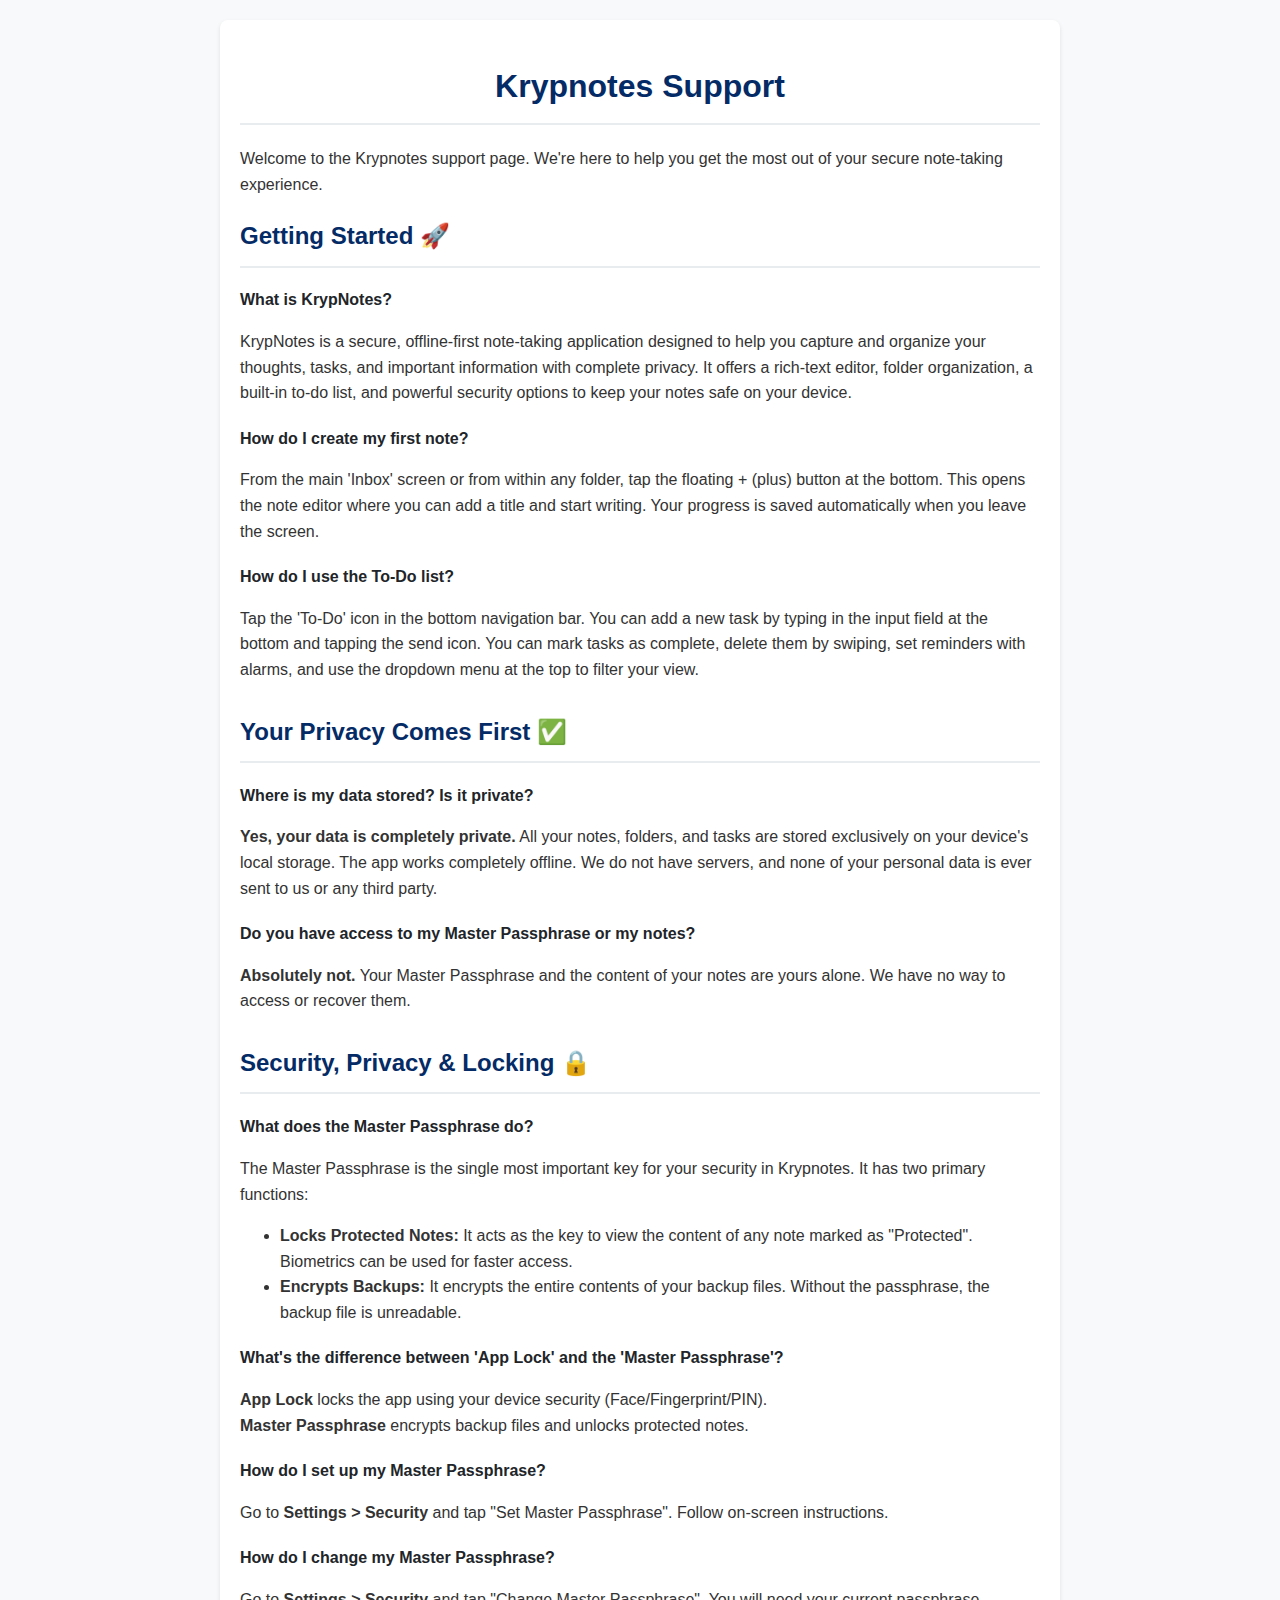
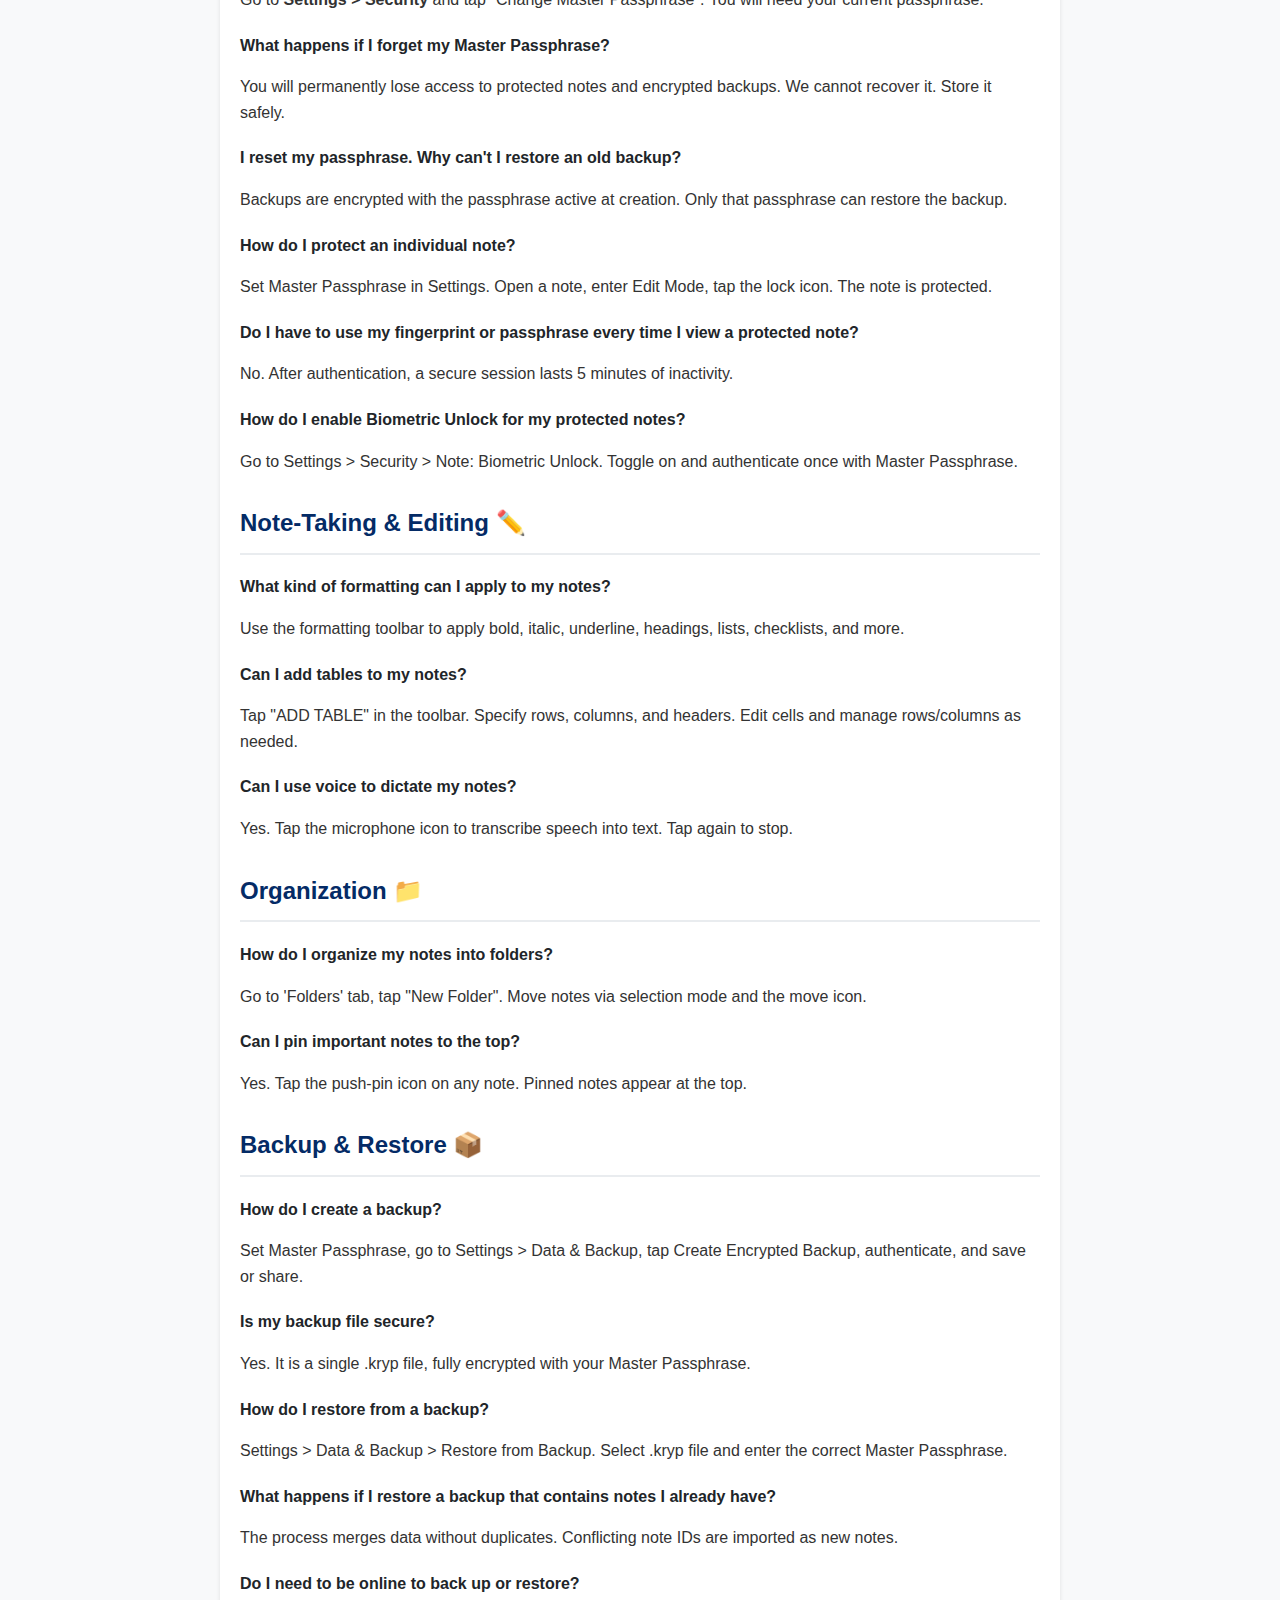
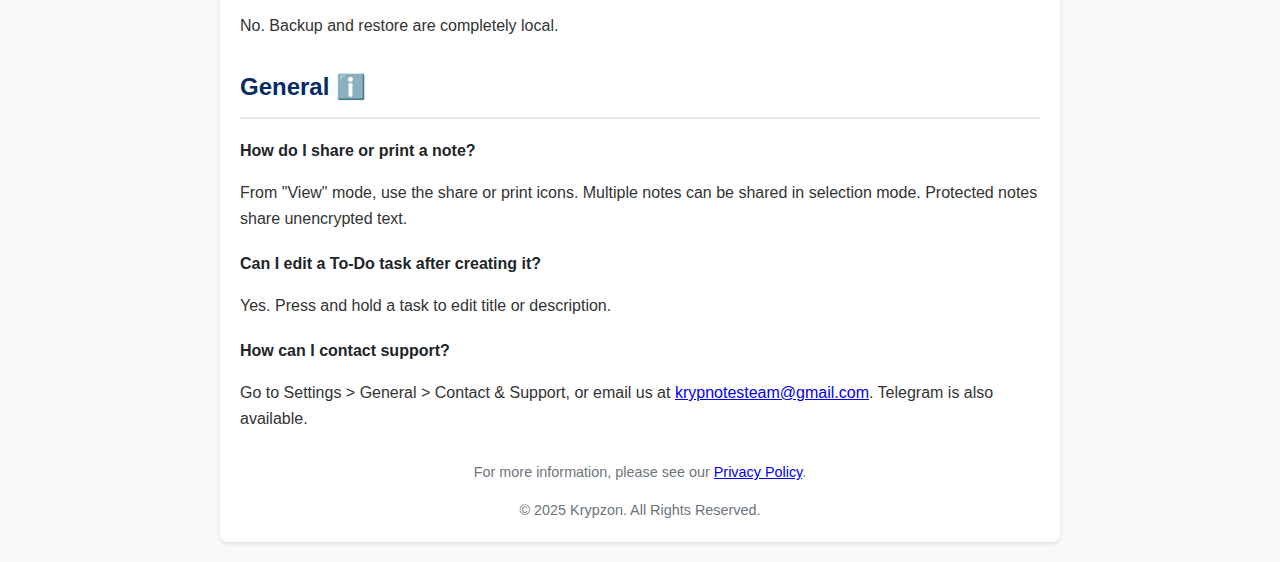
<file: krypnotes/pages/support.html>
<!DOCTYPE html>
<html lang="en">
<head>
    <meta charset="UTF-8">
    <meta name="viewport" content="width=device-width, initial-scale=1.0">
    <title>Krypnotes Support</title>
    <style>
        body {
            font-family: -apple-system, BlinkMacSystemFont, "Segoe UI", Roboto, "Helvetica Neue", Arial, sans-serif;
            line-height: 1.6;
            margin: 0;
            padding: 0;
            background-color: #f8f9fa;
            color: #333;
        }
        .container {
            max-width: 800px;
            margin: 20px auto;
            padding: 20px;
            background-color: #ffffff;
            border-radius: 8px;
            box-shadow: 0 2px 4px rgba(0,0,0,0.1);
        }
        h1, h2 {
            color: #042B66;
            border-bottom: 2px solid #e9ecef;
            padding-bottom: 10px;
        }
        h1 {
            text-align: center;
        }
        .faq-section {
            margin-bottom: 30px;
        }
        .faq-section h3 {
            color: #042B66;
            margin-bottom: 10px;
        }
        .faq-item {
            margin-bottom: 20px;
        }
        .faq-question {
            font-weight: bold;
            color: #212529;
        }
        .faq-answer ul {
            padding-left: 20px;
        }
        .contact-link {
            display: inline-block;
            background-color: #042B66;
            color: #ffffff;
            padding: 10px 20px;
            text-decoration: none;
            border-radius: 5px;
            margin-top: 10px;
            transition: background-color 0.3s;
        }
        .contact-link:hover {
            background-color: #03214d;
        }
        .footer {
            text-align: center;
            margin-top: 30px;
            font-size: 0.9em;
            color: #6c757d;
        }
    </style>
</head>
<body>
<div class="container">
    <h1>Krypnotes Support</h1>
    <p>Welcome to the Krypnotes support page. We're here to help you get the most out of your secure note-taking experience.</p>

    <!-- Getting Started -->
    <div class="faq-section">
        <h2>Getting Started 🚀</h2>

        <div class="faq-item">
            <p class="faq-question">What is KrypNotes?</p>
            <p class="faq-answer">KrypNotes is a secure, offline-first note-taking application designed to help you capture and organize your thoughts, tasks, and important information with complete privacy. It offers a rich-text editor, folder organization, a built-in to-do list, and powerful security options to keep your notes safe on your device.</p>
        </div>

        <div class="faq-item">
            <p class="faq-question">How do I create my first note?</p>
            <p class="faq-answer">From the main 'Inbox' screen or from within any folder, tap the floating + (plus) button at the bottom. This opens the note editor where you can add a title and start writing. Your progress is saved automatically when you leave the screen.</p>
        </div>

        <div class="faq-item">
            <p class="faq-question">How do I use the To-Do list?</p>
            <p class="faq-answer">Tap the 'To-Do' icon in the bottom navigation bar. You can add a new task by typing in the input field at the bottom and tapping the send icon. You can mark tasks as complete, delete them by swiping, set reminders with alarms, and use the dropdown menu at the top to filter your view.</p>
        </div>
    </div>

    <!-- Your Privacy Comes First -->
    <div class="faq-section">
        <h2>Your Privacy Comes First ✅</h2>

        <div class="faq-item">
            <p class="faq-question">Where is my data stored? Is it private?</p>
            <p class="faq-answer"><strong>Yes, your data is completely private.</strong> All your notes, folders, and tasks are stored exclusively on your device's local storage. The app works completely offline. We do not have servers, and none of your personal data is ever sent to us or any third party.</p>
        </div>

        <div class="faq-item">
            <p class="faq-question">Do you have access to my Master Passphrase or my notes?</p>
            <p class="faq-answer"><strong>Absolutely not.</strong> Your Master Passphrase and the content of your notes are yours alone. We have no way to access or recover them.</p>
        </div>
    </div>

    <!-- Security, Privacy & Locking -->
    <div class="faq-section">
        <h2>Security, Privacy & Locking 🔒</h2>

        <div class="faq-item">
            <p class="faq-question">What does the Master Passphrase do?</p>
            <p class="faq-answer">
                The Master Passphrase is the single most important key for your security in Krypnotes. It has two primary functions:
            <ul>
                <li><strong>Locks Protected Notes:</strong> It acts as the key to view the content of any note marked as "Protected". Biometrics can be used for faster access.</li>
                <li><strong>Encrypts Backups:</strong> It encrypts the entire contents of your backup files. Without the passphrase, the backup file is unreadable.</li>
            </ul>
            </p>
        </div>

        <div class="faq-item">
            <p class="faq-question">What's the difference between 'App Lock' and the 'Master Passphrase'?</p>
            <p class="faq-answer">
                <strong>App Lock</strong> locks the app using your device security (Face/Fingerprint/PIN).<br>
                <strong>Master Passphrase</strong> encrypts backup files and unlocks protected notes.
            </p>
        </div>

        <div class="faq-item">
            <p class="faq-question">How do I set up my Master Passphrase?</p>
            <p class="faq-answer">Go to <strong>Settings > Security</strong> and tap "Set Master Passphrase". Follow on-screen instructions.</p>
        </div>

        <div class="faq-item">
            <p class="faq-question">How do I change my Master Passphrase?</p>
            <p class="faq-answer">Go to <strong>Settings > Security</strong> and tap "Change Master Passphrase". You will need your current passphrase.</p>
        </div>

        <div class="faq-item">
            <p class="faq-question">What happens if I forget my Master Passphrase?</p>
            <p class="faq-answer">
                You will permanently lose access to protected notes and encrypted backups. We cannot recover it. Store it safely.
            </p>
        </div>

        <div class="faq-item">
            <p class="faq-question">I reset my passphrase. Why can't I restore an old backup?</p>
            <p class="faq-answer">Backups are encrypted with the passphrase active at creation. Only that passphrase can restore the backup.</p>
        </div>

        <div class="faq-item">
            <p class="faq-question">How do I protect an individual note?</p>
            <p class="faq-answer">Set Master Passphrase in Settings. Open a note, enter Edit Mode, tap the lock icon. The note is protected.</p>
        </div>

        <div class="faq-item">
            <p class="faq-question">Do I have to use my fingerprint or passphrase every time I view a protected note?</p>
            <p class="faq-answer">No. After authentication, a secure session lasts 5 minutes of inactivity.</p>
        </div>

        <div class="faq-item">
            <p class="faq-question">How do I enable Biometric Unlock for my protected notes?</p>
            <p class="faq-answer">Go to Settings > Security > Note: Biometric Unlock. Toggle on and authenticate once with Master Passphrase.</p>
        </div>
    </div>

    <!-- Note-Taking & Editing -->
    <div class="faq-section">
        <h2>Note-Taking & Editing ✏️</h2>

        <div class="faq-item">
            <p class="faq-question">What kind of formatting can I apply to my notes?</p>
            <p class="faq-answer">Use the formatting toolbar to apply bold, italic, underline, headings, lists, checklists, and more.</p>
        </div>

        <div class="faq-item">
            <p class="faq-question">Can I add tables to my notes?</p>
            <p class="faq-answer">Tap "ADD TABLE" in the toolbar. Specify rows, columns, and headers. Edit cells and manage rows/columns as needed.</p>
        </div>

        <div class="faq-item">
            <p class="faq-question">Can I use voice to dictate my notes?</p>
            <p class="faq-answer">Yes. Tap the microphone icon to transcribe speech into text. Tap again to stop.</p>
        </div>
    </div>

    <!-- Organization -->
    <div class="faq-section">
        <h2>Organization 📁</h2>

        <div class="faq-item">
            <p class="faq-question">How do I organize my notes into folders?</p>
            <p class="faq-answer">Go to 'Folders' tab, tap "New Folder". Move notes via selection mode and the move icon.</p>
        </div>

        <div class="faq-item">
            <p class="faq-question">Can I pin important notes to the top?</p>
            <p class="faq-answer">Yes. Tap the push-pin icon on any note. Pinned notes appear at the top.</p>
        </div>
    </div>

    <!-- Backup & Restore -->
    <div class="faq-section">
        <h2>Backup & Restore 📦</h2>

        <div class="faq-item">
            <p class="faq-question">How do I create a backup?</p>
            <p class="faq-answer">Set Master Passphrase, go to Settings > Data & Backup, tap Create Encrypted Backup, authenticate, and save or share.</p>
        </div>

        <div class="faq-item">
            <p class="faq-question">Is my backup file secure?</p>
            <p class="faq-answer">Yes. It is a single .kryp file, fully encrypted with your Master Passphrase.</p>
        </div>

        <div class="faq-item">
            <p class="faq-question">How do I restore from a backup?</p>
            <p class="faq-answer">Settings > Data & Backup > Restore from Backup. Select .kryp file and enter the correct Master Passphrase.</p>
        </div>

        <div class="faq-item">
            <p class="faq-question">What happens if I restore a backup that contains notes I already have?</p>
            <p class="faq-answer">The process merges data without duplicates. Conflicting note IDs are imported as new notes.</p>
        </div>

        <div class="faq-item">
            <p class="faq-question">Do I need to be online to back up or restore?</p>
            <p class="faq-answer">No. Backup and restore are completely local.</p>
        </div>
    </div>

    <!-- General -->
    <div class="faq-section">
        <h2>General ℹ️</h2>

        <div class="faq-item">
            <p class="faq-question">How do I share or print a note?</p>
            <p class="faq-answer">From "View" mode, use the share or print icons. Multiple notes can be shared in selection mode. Protected notes share unencrypted text.</p>
        </div>

        <div class="faq-item">
            <p class="faq-question">Can I edit a To-Do task after creating it?</p>
            <p class="faq-answer">Yes. Press and hold a task to edit title or description.</p>
        </div>

        <div class="faq-item">
            <p class="faq-question">How can I contact support?</p>
            <p class="faq-answer">Go to Settings > General > Contact & Support, or email us at <a href="mailto:krypnotesteam@gmail.com">krypnotesteam@gmail.com</a>. Telegram is also available.</p>
        </div>
    </div>

    <div class="footer">
        <p>For more information, please see our <a href="privacy-policy.html">Privacy Policy</a>.</p>
        © 2025 Krypzon. All Rights Reserved.
    </div>
</div>
</body>
</html>
</file>
<file: krypAcademix/style.css>
:root {
  --bg: #000000;
  --card: #111111;
  --muted: #aaaaaa;
  --brand: #ffffff;
  --accent: #ffffff;
  --glass: rgba(255, 255, 255, 0.1);
  --max-width: 1100px;
  --radius: 12px;
  font-family: Inter, ui-sans-serif, system-ui, -apple-system, "Segoe UI", Roboto, Arial;
}

html,
body {
  margin: 0;
  padding: 0;
  background: var(--bg);
  color: var(--brand);
}

.wrap {
  max-width: var(--max-width);
  margin: 36px auto;
  padding: 24px;
}

header {
  display: flex;
  align-items: center;
  justify-content: space-between;
}

.brand {
  display: flex;
  align-items: center;
  gap: 12px;
}

.logo img {
  height: 80px;
  width: auto;
  display: block;
  background: #000;
  border-radius: 50%;
  box-shadow: 0 0 8px rgba(255, 255, 255, 0.8);
}

.brand-name {
  font-weight: 700;
  font-size: 20px;
  color: var(--brand);
}

.tagline {
  font-size: 13px;
  color: var(--muted);
}

nav a {
  margin-left: 16px;
  color: var(--muted);
  text-decoration: none;
}

nav a:hover {
  color: var(--brand);
}

/* Hero layout: text left + video right */
.hero {
  margin: 40px 0;
  display: flex;
  align-items: center;
  justify-content: space-between;
  gap: 30px;
  flex-wrap: wrap;
}

.hero-text {
  flex: 1;
  min-width: 280px;
}

.hero h1 {
  margin: 0 0 12px;
  font-size: 28px;
  color: var(--brand);
}

.lead {
  color: var(--muted);
  line-height: 1.5;
}

.cta {
  margin-top: 18px;
  display: flex;
  gap: 12px;
}

.btn {
  background: var(--brand);
  color: var(--bg);
  padding: 10px 16px;
  border-radius: 10px;
  text-decoration: none;
  font-weight: 600;
}

.btn:hover {
  opacity: 0.8;
}

.btn-ghost {
  background: transparent;
  border: 1px solid var(--brand);
  color: var(--brand);
  padding: 10px 16px;
  border-radius: 10px;
  text-decoration: none;
}

.hero-video {
  flex: 1;
  min-width: 280px;
  display: flex;
  justify-content: flex-end;
}

.hero-video video {
  max-width: 180px;
  height: auto;
  border-radius: 12px;
  box-shadow: 0 0 12px rgba(255, 255, 255, 0.2);
}

section h2 {
  margin-top: 36px;
  font-size: 22px;
  border-bottom: 1px solid var(--glass);
  padding-bottom: 6px;
}

.features {
  list-style: none;
  padding: 0;
  margin: 0;
}

.features li {
  padding: 8px 0;
  border-bottom: 1px dashed var(--glass);
  color: var(--muted);
}

ol {
  color: var(--muted);
}

footer {
  margin-top: 56px;
  padding: 18px 0;
  text-align: center;
  color: var(--muted);
  font-size: 14px;
}
</file>
<file: krypnotes/style.css>
:root {
  --primary-color: #042B66; /* Brand blue */
  --secondary-color: #f8f9fa;
  --text-color: #333;
  --light-text-color: #ffffff;
}

body {
  margin: 0;
  font-family: -apple-system, BlinkMacSystemFont, "Segoe UI", Roboto, "Helvetica Neue", Arial, sans-serif;
  background-color: var(--secondary-color);
  color: var(--text-color);
  line-height: 1.6;
}

/* Navbar */
nav {
  background: var(--primary-color);
  padding: 10px 7%;
  display: flex;
  justify-content: space-between;
  align-items: center;
}

nav .brand {
  display: flex;
  align-items: center;
  gap: 12px;
}

nav .brand img {
  height: 65px; /* balanced with text */
}

nav .brand span {
  font-size: 1.8em;
  font-weight: bold;
  color: var(--light-text-color);
}

nav ul {
  list-style: none;
  display: flex;
  gap: 25px;
  margin: 0;
  padding: 0;
}

nav ul li a {
  color: var(--light-text-color);
  text-decoration: none;
  font-weight: 500;
}

nav ul li a:hover {
  text-decoration: underline;
}

/* Hero */
.hero {
  display: flex;
  justify-content: space-between;
  align-items: center;
  padding: 40px 10%;
  background: var(--primary-color);
  color: var(--light-text-color);
}

.hero-text {
  max-width: 70%;
}

.hero-text h1 {
  font-size: 2em;
  margin-bottom: 10px;
}

.hero-text p {
  font-size: 1em;
  margin-bottom: 20px;
}

.hero-video {
  flex: 0 0 10%;
}

.hero-video video,
.hero-video img {
  width: 100%;
  border-radius: 12px;
  box-shadow: 0 4px 15px rgba(0,0,0,0.25);
}

/* Sections */
section {
  padding: 60px 0;
  text-align: center;
}

h2 {
  font-size: 2.2em;
  color: var(--primary-color);
  margin-bottom: 40px;
}

/* Features Grid */
.features-grid {
  display: grid;
  grid-template-columns: repeat(3, 1fr);
  gap: 50px;
  justify-items: center;
  max-width: 1100px;
  margin: 0 auto;
  text-align: left;
}

.feature-item {
  background: #fff;
  padding: 25px;
  border-radius: 10px;
  border: 2px solid var(--primary-color);
  box-shadow: 0 4px 10px rgba(0,0,0,0.05);
  max-width: 320px;
  transition: transform 0.2s ease, box-shadow 0.2s ease;
}

.feature-item:hover {
  transform: translateY(-5px);
  box-shadow: 0 6px 15px rgba(0,0,0,0.1);
}

.feature-item i {
  font-size: 2.5em;
  color: var(--primary-color);
  margin-bottom: 15px;
}

.feature-item h3 {
  margin-top: 0;
  font-size: 1.4em;
}

/* Privacy Section */
.privacy-section {
  background: #fff;
  padding: 60px 20px;
  color: var(--text-color);
}

.privacy-section p {
  max-width: 700px;
  margin: 0 auto;
}

/* Footer */
footer {
  background: linear-gradient(135deg, #042B66, #0a4a9e);
  color: var(--light-text-color);
  text-align: center;
  padding: 30px 10%;
  font-size: 0.9em;
  display: flex;
  justify-content: space-between;
  align-items: center;
}

footer a {
  color: #ffffff;
  text-decoration: none;
}

footer a:hover {
  text-decoration: underline;
}

.footer-badges img {
  height: 45px;
  margin-left: 15px;
  object-fit: contain;
}

/* Responsive */
@media (max-width: 900px) {
  .hero {
    flex-direction: column;
    text-align: center;
  }
  .hero-text {
    max-width: 100%;
    margin-bottom: 40px;
  }
  .hero-video {
    flex: 0 0 auto;
    width: 80%;
  }
  .features-grid {
    grid-template-columns: 1fr;
  }
  footer {
    flex-direction: column;
    gap: 20px;
  }
}
</file>
